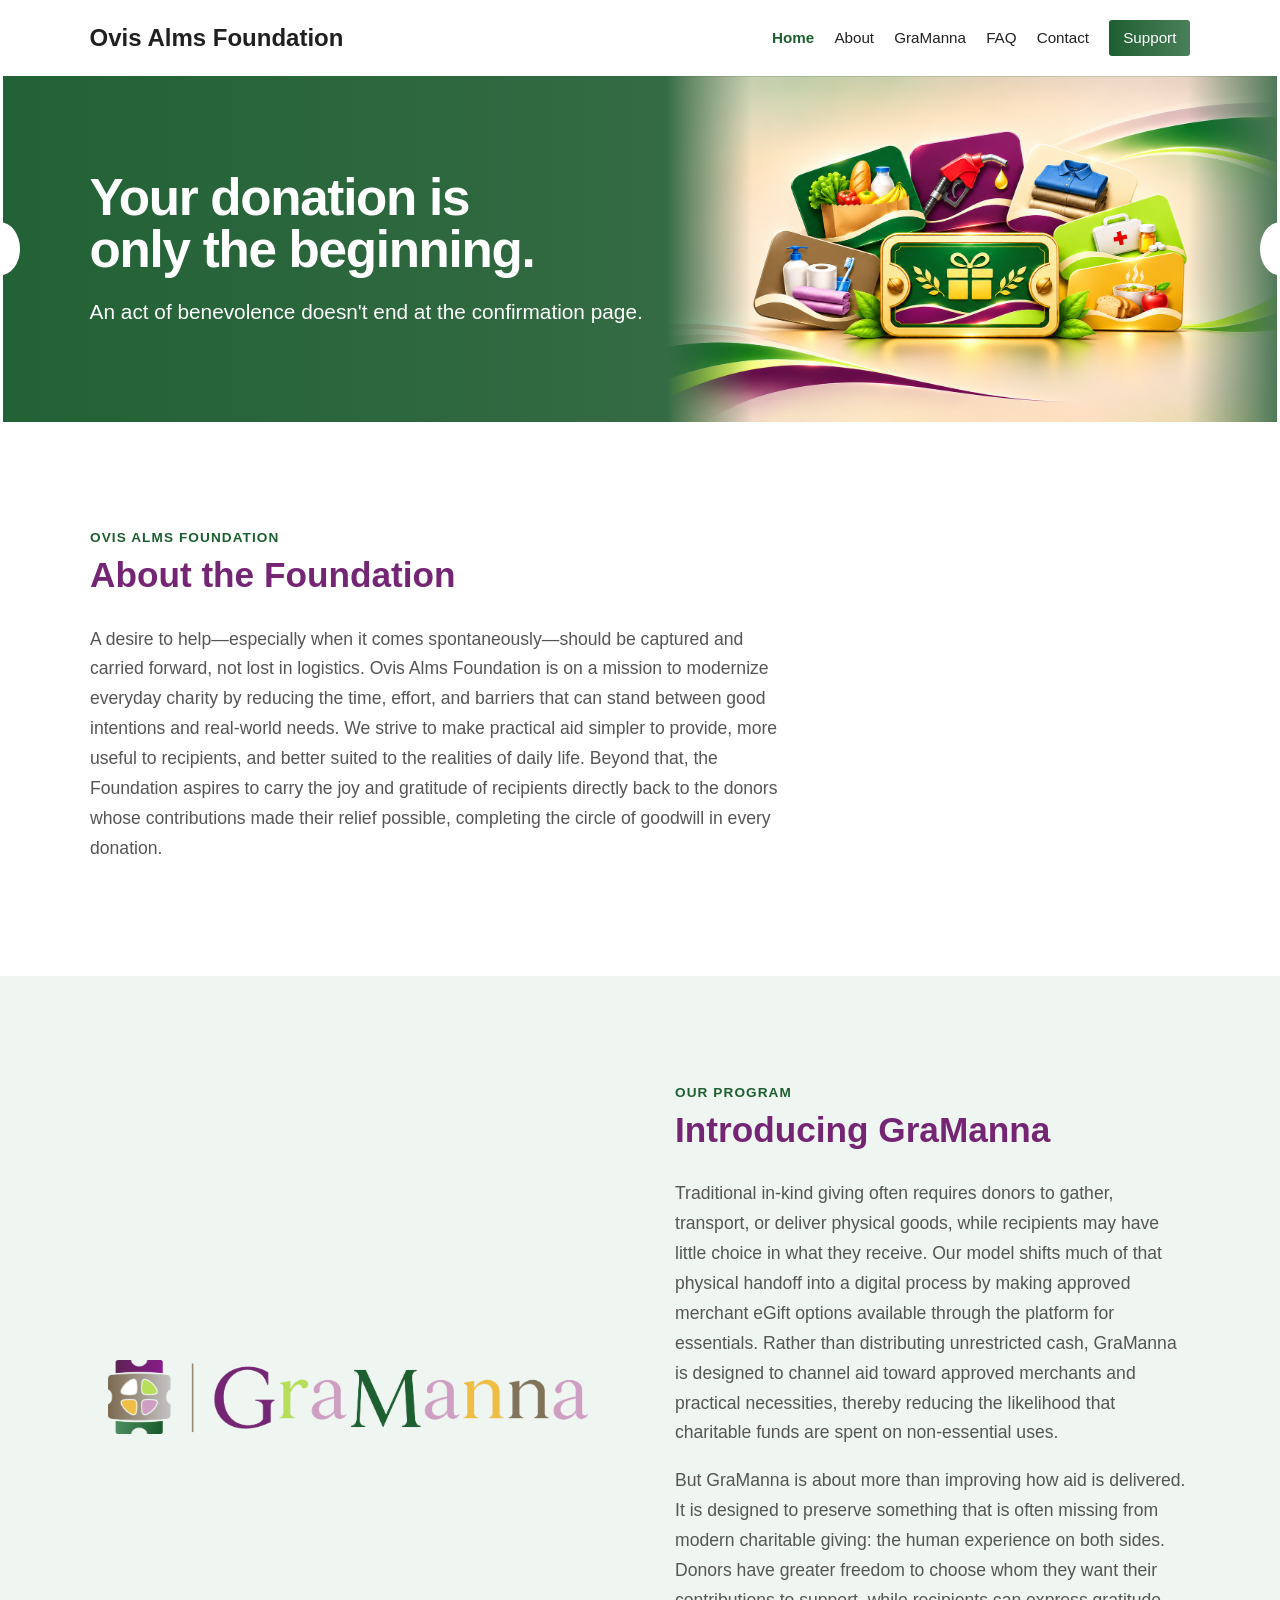
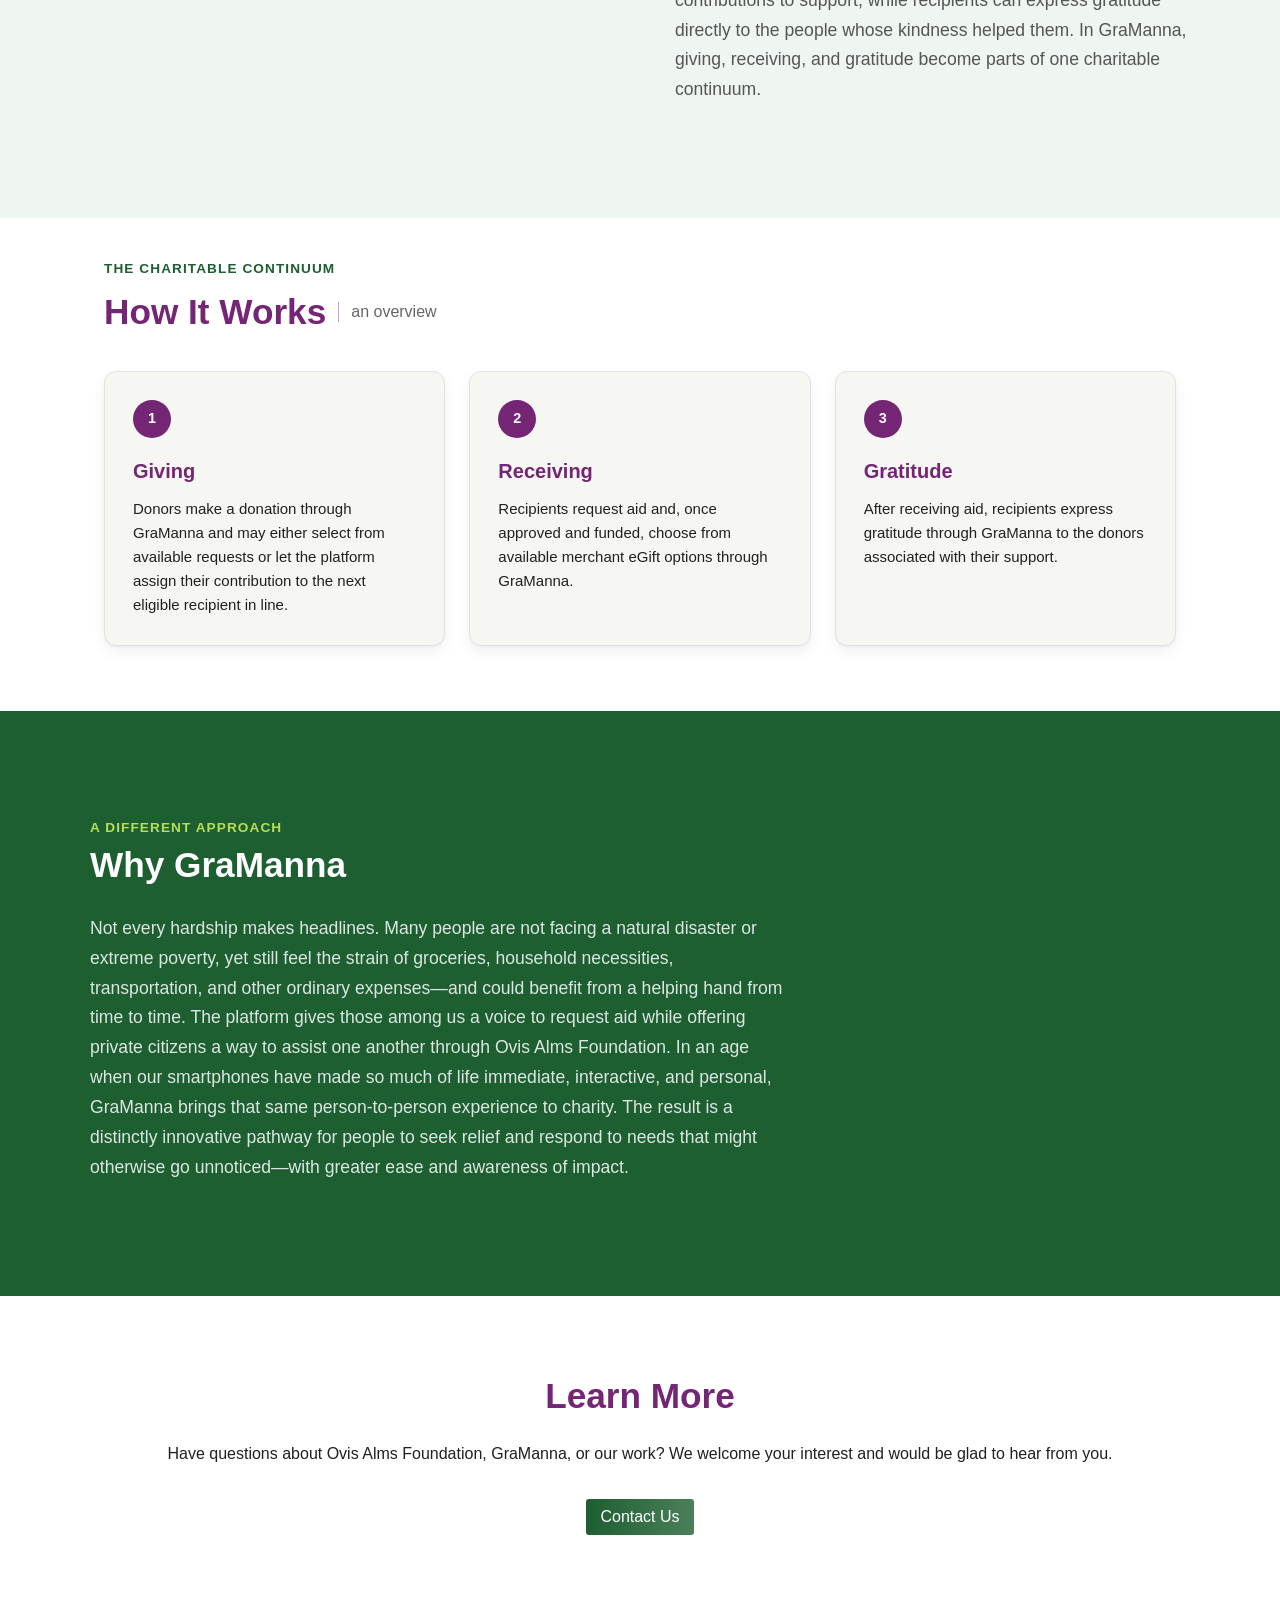
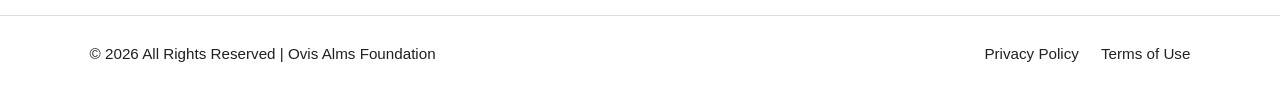
<file: index.html>
<!DOCTYPE html>
<html lang="en">
<head>
  <meta charset="UTF-8">
  <meta name="viewport" content="width=device-width, initial-scale=1.0">
  <title>Ovis Alms Foundation</title>
  <link rel="stylesheet" href="styles.css">
  <script src="assets/navigation.js" defer></script>
</head>
<body>

  <header class="site-header">
    <div class="foundation-name">Ovis Alms Foundation</div>

    <nav>
      <a href="index.html" aria-current="page">Home</a>
      <a href="about.html">About</a>
      <a href="gramanna.html">GraManna</a>
      <a href="faq.html">FAQ</a>
      <a href="contact.html">Contact</a>
      <a class="nav-support" href="support.html">Support</a>
    </nav>
  </header>

  <main>

    <section class="hero">
      <span class="hero-edge-accents" aria-hidden="true"></span>
      <div class="hero-overlay">
        <div class="hero-content">
          <h1>Your donation is <span class="hero-headline-ending">only the beginning.</span></h1>
          <p>An act of benevolence doesn't end at the confirmation page.</p>
        </div>
      </div>
      <div class="hero-image" aria-hidden="true">
        <img src="assets/images/oaf-homepage-hero-gift-cards8.png" alt="">
      </div>
    </section>

    <section class="content-section foundation-section">
      <div class="section-inner">
        <p class="eyebrow">Ovis Alms Foundation</p>
        <h2>About the Foundation</h2>
        <p class="placeholder-text">
          A desire to help—especially when it comes spontaneously—should be captured and carried forward, not lost in logistics. Ovis Alms Foundation is on a mission to modernize everyday charity by reducing the time, effort, and barriers that can stand between good intentions and real-world needs. We strive to make practical aid simpler to provide, more useful to recipients, and better suited to the realities of daily life. Beyond that, the Foundation aspires to carry the joy and gratitude of recipients directly back to the donors whose contributions made their relief possible, completing the circle of goodwill in every donation.
        </p>
      </div>
    </section>

    <section class="content-section gramanna-section">
      <div class="section-inner two-column">
        <div class="gramanna-logo">
          <img src="assets/images/gramanna-logo.png" alt="GraManna">
        </div>

        <div>
          <p class="eyebrow">Our Program</p>
          <h2>Introducing GraManna</h2>
          <p class="placeholder-text">
            Traditional in-kind giving often requires donors to gather, transport, or deliver physical goods, while recipients may have little choice in what they receive. Our model shifts much of that physical handoff into a digital process by making approved merchant eGift options available through the platform for essentials. Rather than distributing unrestricted cash, GraManna is designed to channel aid toward approved merchants and practical necessities, thereby reducing the likelihood that charitable funds are spent on non-essential uses.
          </p>
          <p class="placeholder-text">
            But GraManna is about more than improving how aid is delivered. It is designed to preserve something that is often missing from modern charitable giving: the human experience on both sides. Donors have greater freedom to choose whom they want their contributions to support, while recipients can express gratitude directly to the people whose kindness helped them. In GraManna, giving, receiving, and gratitude become parts of one charitable continuum.
          </p>
        </div>
      </div>
    </section>

    <section class="content-section how-it-works-section">
      <div class="section-inner">
        <p class="eyebrow">THE CHARITABLE CONTINUUM</p>
        <h2 class="how-it-works-heading">
          <span>How It Works</span>
          <span class="how-it-works-overview">
            <span class="how-it-works-divider" aria-hidden="true"></span>
            an overview
          </span>
        </h2>

        <div class="steps">
          <div class="step">
            <span>1</span>
            <h3>Giving</h3>
            <p>Donors make a donation through GraManna and may either select from available requests or let the platform assign their contribution to the next eligible recipient in line.</p>
          </div>

          <div class="step">
            <span>2</span>
            <h3>Receiving</h3>
            <p>Recipients request aid and, once approved and funded, choose from available merchant eGift options through GraManna.</p>
          </div>

          <div class="step">
            <span>3</span>
            <h3>Gratitude</h3>
            <p>After receiving aid, recipients express gratitude through GraManna to the donors associated with their support.</p>
          </div>
        </div>
      </div>
    </section>

    <section class="content-section difference-section">
      <div class="section-inner">
        <p class="eyebrow">A Different Approach</p>
        <h2>Why GraManna</h2>
        <p class="placeholder-text">
          Not every hardship makes headlines. Many people are not facing a natural disaster or extreme poverty, yet still feel the strain of groceries, household necessities, transportation, and other ordinary expenses—and could benefit from a helping hand from time to time.

The platform gives those among us a voice to request aid while offering private citizens a way to assist one another through Ovis Alms Foundation. In an age when our smartphones have made so much of life immediate, interactive, and personal, GraManna brings that same person-to-person experience to charity. The result is a distinctly innovative pathway for people to seek relief and respond to needs that might otherwise go unnoticed—with greater ease and awareness of impact.
        </p>
      </div>
    </section>

    <section class="contact-strip">
      <h2>Learn More</h2>
      <p>Have questions about Ovis Alms Foundation, GraManna, or our work? We welcome your interest and would be glad to hear from you.</p>
      <a href="contact.html" class="button">Contact Us</a>
    </section>

  </main>

  <footer>
    <div>&copy; 2026 All Rights Reserved | Ovis Alms Foundation</div>
    <div class="footer-links">
      <a href="privacy-policy.html">Privacy Policy</a>
      <a href="terms-of-use.html">Terms of Use</a>
    </div>
  </footer>

</body>
</html>
</file>
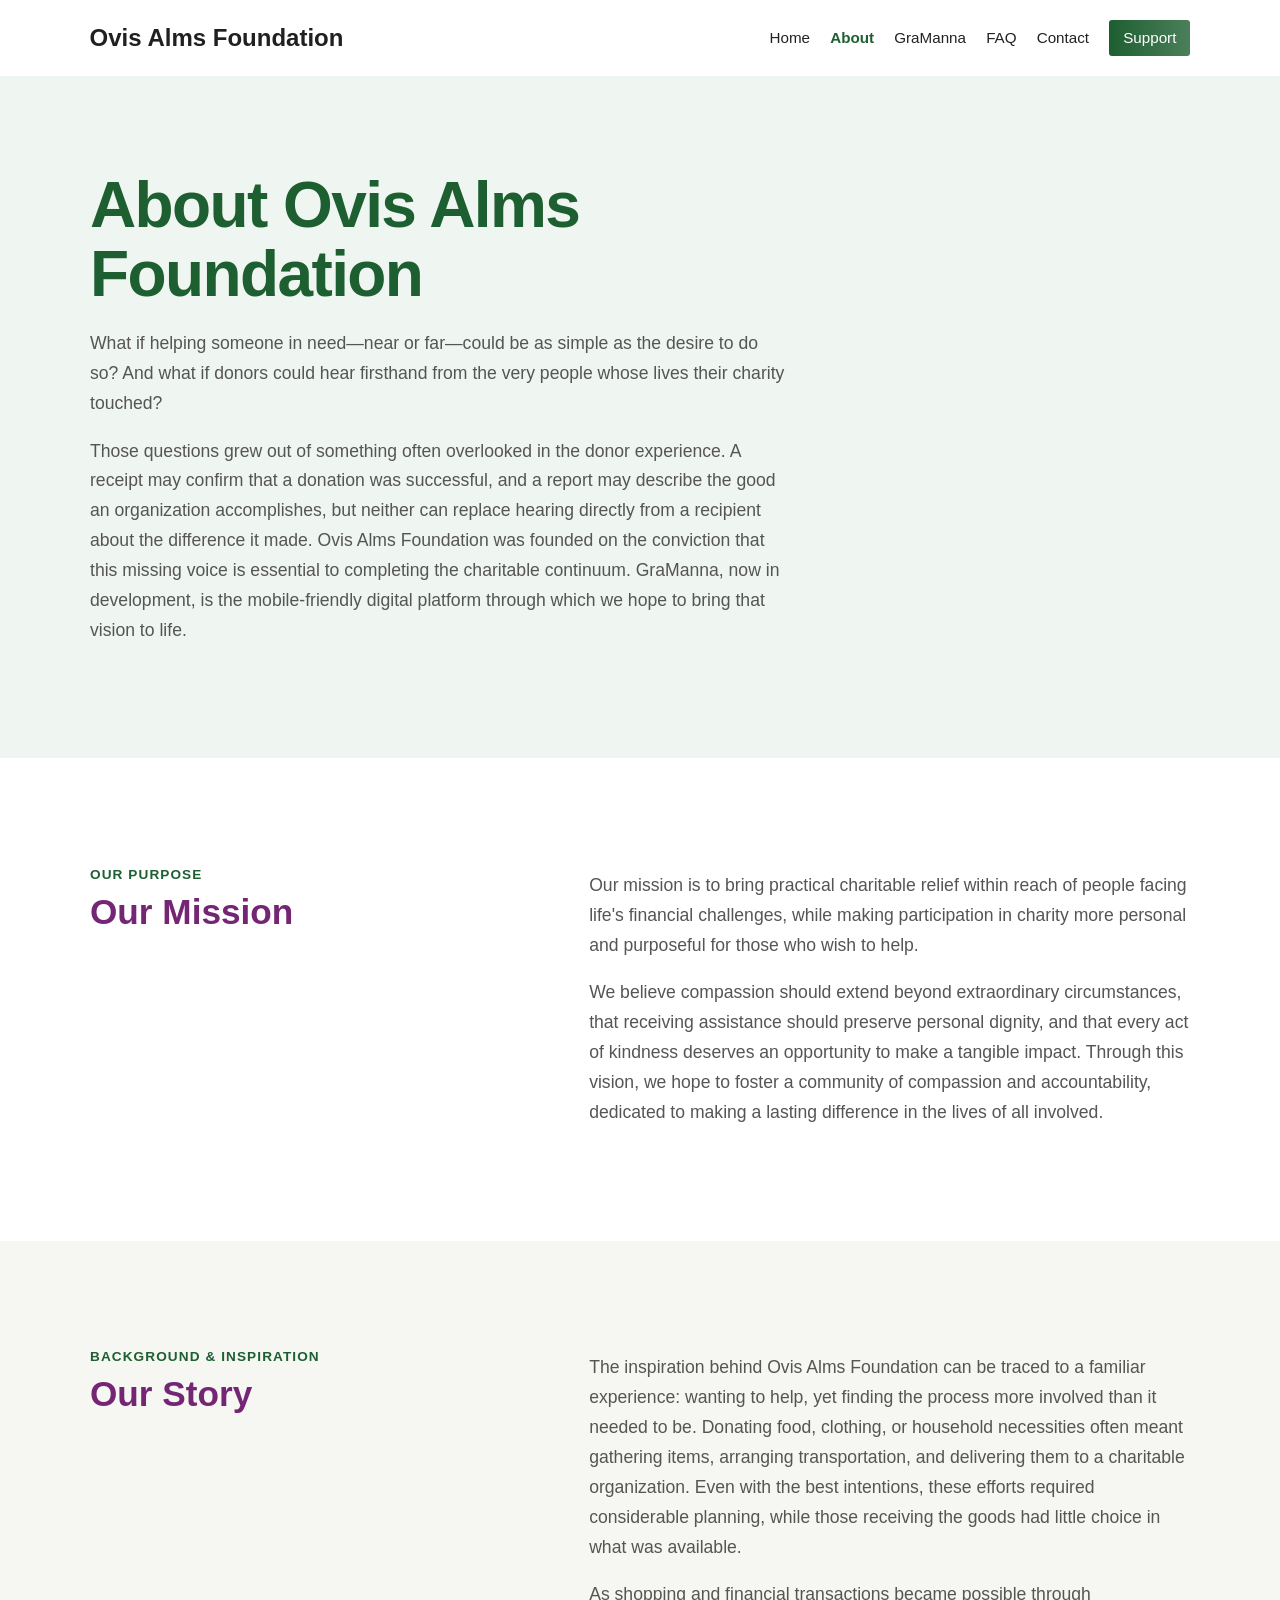
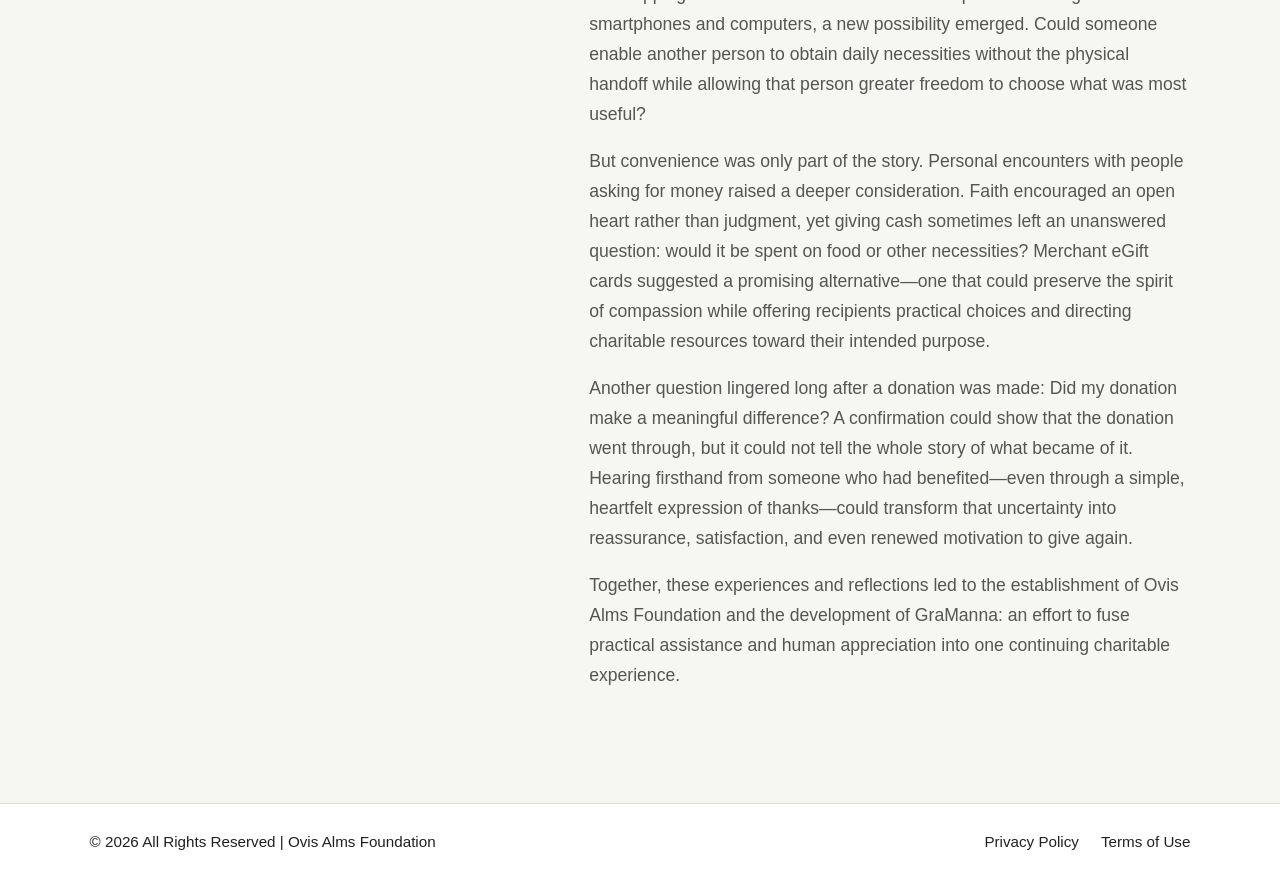
<file: about.html>
<!DOCTYPE html>
<html lang="en">
<head>
  <meta charset="UTF-8">
  <meta name="viewport" content="width=device-width, initial-scale=1.0">
  <title>About | Ovis Alms Foundation</title>
  <link rel="stylesheet" href="styles.css">
  <script src="assets/navigation.js" defer></script>
</head>
<body class="about-page">

  <header class="site-header">
    <div class="foundation-name">Ovis Alms Foundation</div>

    <nav>
      <a href="index.html">Home</a>
      <a href="about.html" aria-current="page">About</a>
      <a href="gramanna.html">GraManna</a>
      <a href="faq.html">FAQ</a>
      <a href="contact.html">Contact</a>
      <a class="nav-support" href="support.html">Support</a>
    </nav>
  </header>

  <main>

    <section class="content-section about-intro" aria-labelledby="about-title">
      <div class="section-inner">
        <h1 id="about-title">About Ovis Alms Foundation</h1>
        <p class="placeholder-text">What if helping someone in need—near or far—could be as simple as the desire to do so? And what if donors could hear firsthand from the very people whose lives their charity touched?</p>
        <p class="placeholder-text">Those questions grew out of something often overlooked in the donor experience. A receipt may confirm that a donation was successful, and a report may describe the good an organization accomplishes, but neither can replace hearing directly from a recipient about the difference it made. Ovis Alms Foundation was founded on the conviction that this missing voice is essential to completing the charitable continuum. GraManna, now in development, is the mobile-friendly digital platform through which we hope to bring that vision to life.</p>
      </div>
    </section>

    <section class="content-section" aria-labelledby="mission-title">
      <div class="section-inner two-column about-section-layout">
        <div>
          <p class="eyebrow">Our Purpose</p>
          <h2 id="mission-title">Our Mission</h2>
        </div>
        <div>
          <p class="placeholder-text">Our mission is to bring practical charitable relief within reach of people facing life's financial challenges, while making participation in charity more personal and purposeful for those who wish to help.</p>
          <p class="placeholder-text">We believe compassion should extend beyond extraordinary circumstances, that receiving assistance should preserve personal dignity, and that every act of kindness deserves an opportunity to make a tangible impact. Through this vision, we hope to foster a community of compassion and accountability, dedicated to making a lasting difference in the lives of all involved.</p>
        </div>
      </div>
    </section>

    <section class="content-section about-story" aria-labelledby="story-title">
      <div class="section-inner two-column about-section-layout">
        <div>
          <p class="eyebrow">Background &amp; Inspiration</p>
          <h2 id="story-title">Our Story</h2>
        </div>
        <div>
          <p class="placeholder-text">The inspiration behind Ovis Alms Foundation can be traced to a familiar experience: wanting to help, yet finding the process more involved than it needed to be. Donating food, clothing, or household necessities often meant gathering items, arranging transportation, and delivering them to a charitable organization. Even with the best intentions, these efforts required considerable planning, while those receiving the goods had little choice in what was available.</p>
          <p class="placeholder-text">As shopping and financial transactions became possible through smartphones and computers, a new possibility emerged. Could someone enable another person to obtain daily necessities without the physical handoff while allowing that person greater freedom to choose what was most useful?</p>
          <p class="placeholder-text">But convenience was only part of the story. Personal encounters with people asking for money raised a deeper consideration. Faith encouraged an open heart rather than judgment, yet giving cash sometimes left an unanswered question: would it be spent on food or other necessities? Merchant eGift cards suggested a promising alternative&mdash;one that could preserve the spirit of compassion while offering recipients practical choices and directing charitable resources toward their intended purpose.</p>
          <p class="placeholder-text">Another question lingered long after a donation was made: Did my donation make a meaningful difference? A confirmation could show that the donation went through, but it could not tell the whole story of what became of it. Hearing firsthand from someone who had benefited&mdash;even through a simple, heartfelt expression of thanks&mdash;could transform that uncertainty into reassurance, satisfaction, and even renewed motivation to give again.</p>
          <p class="placeholder-text">Together, these experiences and reflections led to the establishment of Ovis Alms Foundation and the development of GraManna: an effort to fuse practical assistance and human appreciation into one continuing charitable experience.</p>
        </div>
      </div>
    </section>

  </main>

  <footer>
    <div>&copy; 2026 All Rights Reserved | Ovis Alms Foundation</div>
    <div class="footer-links">
      <a href="privacy-policy.html">Privacy Policy</a>
      <a href="terms-of-use.html">Terms of Use</a>
    </div>
  </footer>

</body>
</html>
</file>
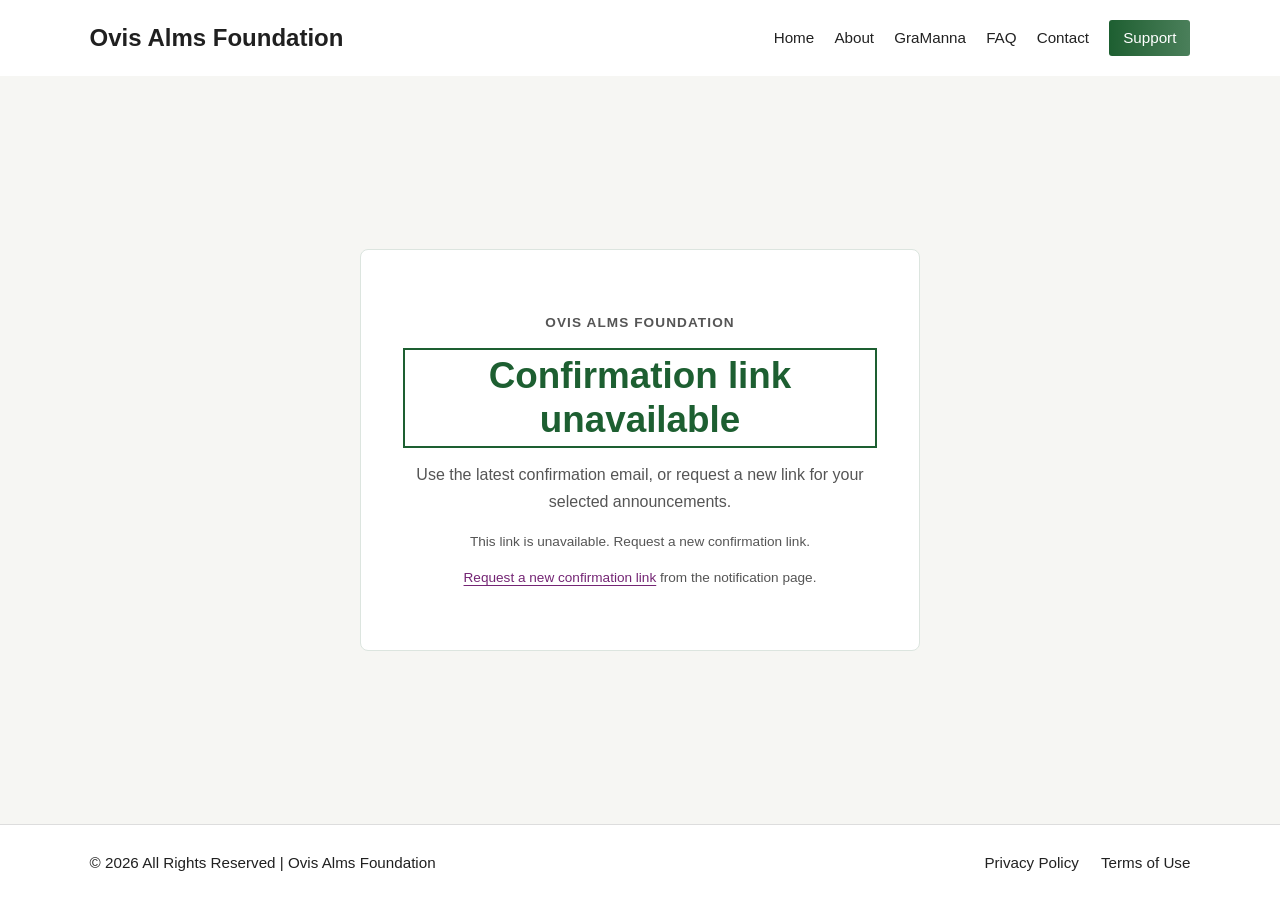
<file: confirm-email.html>
<!DOCTYPE html>
<html lang="en">
<head>
  <meta charset="UTF-8">
  <meta name="viewport" content="width=device-width, initial-scale=1.0">
  <meta name="description" content="Confirm your email address for your selected GraManna announcements from Ovis Alms Foundation.">
  <meta name="referrer" content="no-referrer">
  <meta name="robots" content="noindex, nofollow">
  <title>Confirm your email | Ovis Alms Foundation</title>
  <!-- Capture and clear the private fragment before other resources or API work. -->
  <script src="assets/email-confirmation.js"></script>
  <link rel="stylesheet" href="styles.css">
  <script src="assets/navigation.js" defer></script>
  <style>
    /* Keep the landing heading accessible; result headings retain shared styling. */
    #email-confirmation-title:has(~ #email-confirmation-button:not([hidden])) {
      position: absolute;
      width: 1px;
      height: 1px;
      padding: 0;
      margin: -1px;
      overflow: hidden;
      clip-path: inset(50%);
      white-space: nowrap;
      border: 0;
    }
  </style>
</head>
<body class="email-confirmation-page">
  <header class="site-header">
    <a class="foundation-name foundation-home" href="index.html">Ovis Alms Foundation</a>
    <nav aria-label="Main navigation">
      <a href="index.html">Home</a>
      <a href="about.html">About</a>
      <a href="gramanna.html">GraManna</a>
      <a href="faq.html">FAQ</a>
      <a href="contact.html">Contact</a>
      <a class="nav-support" href="support.html">Support</a>
    </nav>
  </header>

  <main class="email-confirmation-main">
    <section id="email-confirmation" class="interface-card email-confirmation-card" aria-labelledby="email-confirmation-title" aria-busy="false">
      <p class="eyebrow">OVIS ALMS FOUNDATION</p>
      <svg id="email-confirmation-check" class="email-confirmation-check" viewBox="0 0 48 48" fill="none" aria-hidden="true" focusable="false" hidden>
        <circle cx="24" cy="24" r="22" fill="currentColor" />
        <path d="m14 24 7 7 14-15" stroke="white" stroke-width="3" stroke-linecap="round" stroke-linejoin="round" />
      </svg>
      <h1 id="email-confirmation-title" tabindex="-1">Confirm your email</h1>
      <p id="email-confirmation-explanation">You're almost done! Please confirm your email address to receive the GraManna announcements you selected.</p>
      <button id="email-confirmation-button" class="button" type="button" disabled>Confirm email</button>
      <p id="email-confirmation-status" class="interface-note" role="status" aria-live="polite" aria-atomic="true"></p>
      <p id="email-confirmation-error" class="interface-note" role="alert" aria-atomic="true"></p>
      <p id="email-confirmation-help" class="interface-note" hidden><a href="gramanna.html#confirmation-request-title">Request a new confirmation link</a> from the notification page.</p>
      <noscript><p class="interface-note">Enable JavaScript and cookies, then reopen the private link in your email to confirm your address.</p></noscript>
    </section>
  </main>

  <footer>
    <div>&copy; 2026 All Rights Reserved | Ovis Alms Foundation</div>
    <div class="footer-links">
      <a href="privacy-policy.html">Privacy Policy</a>
      <a href="terms-of-use.html">Terms of Use</a>
    </div>
  </footer>
</body>
</html>
</file>
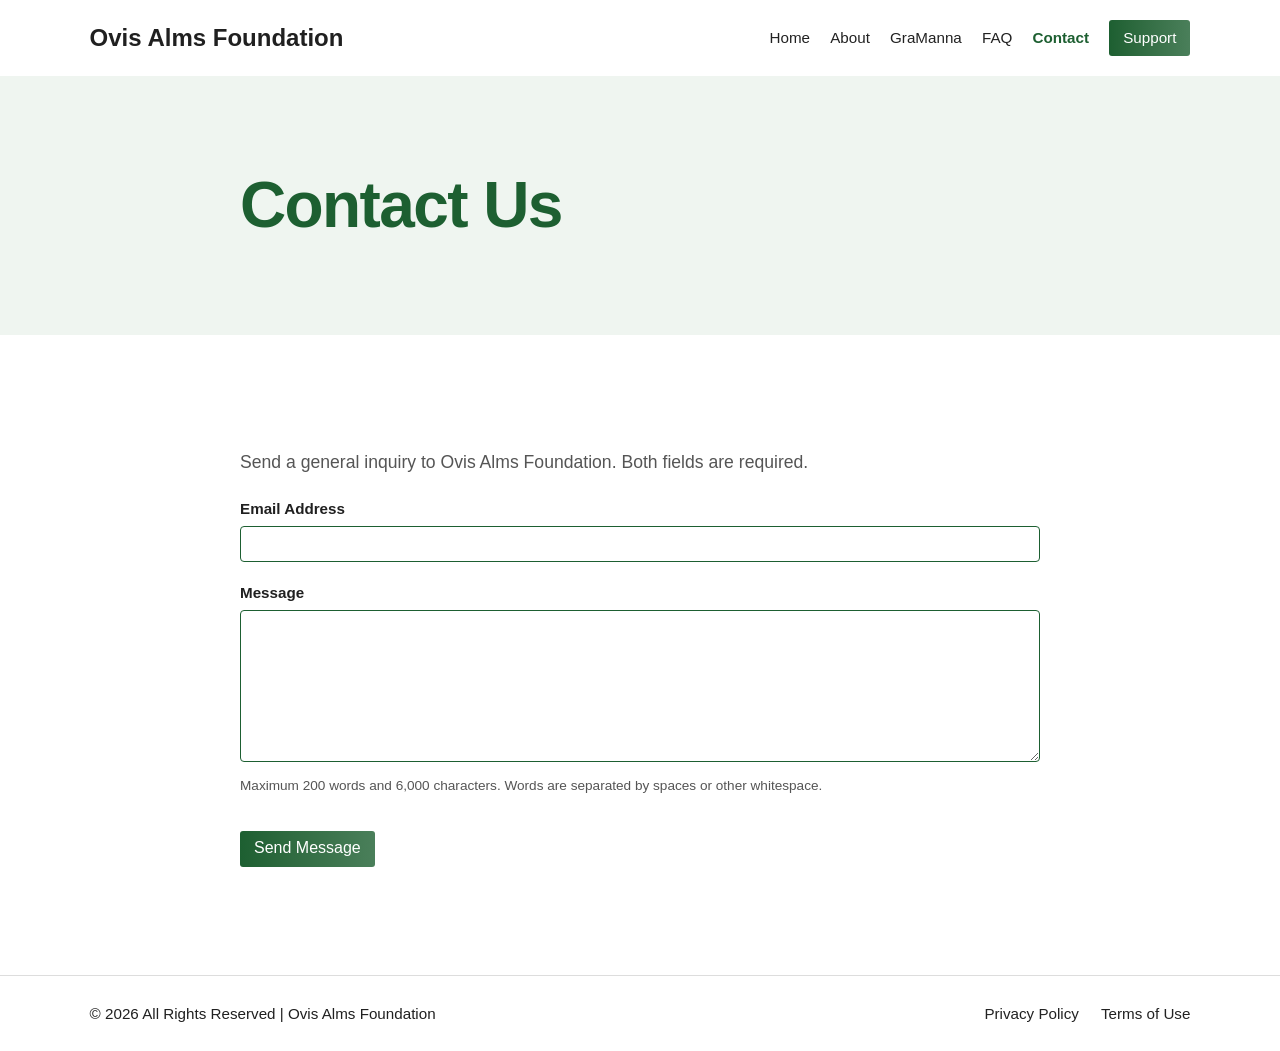
<file: contact.html>
<!DOCTYPE html>
<html lang="en">
<head>
  <meta charset="UTF-8">
  <meta name="viewport" content="width=device-width, initial-scale=1.0">
  <meta name="description" content="Contact Ovis Alms Foundation with a general inquiry.">
  <title>Contact Us | Ovis Alms Foundation</title>
  <link rel="stylesheet" href="styles.css">
  <script src="assets/navigation.js" defer></script>
  <script src="assets/contact.js" defer></script>
</head>
<body class="contact-page">

  <header class="site-header">
    <div class="foundation-name">Ovis Alms Foundation</div>

    <nav>
      <a href="index.html">Home</a>
      <a href="about.html">About</a>
      <a href="gramanna.html">GraManna</a>
      <a href="faq.html">FAQ</a>
      <a href="contact.html" aria-current="page">Contact</a>
      <a class="nav-support" href="support.html">Support</a>
    </nav>
  </header>

  <main>
    <section class="content-section contact-intro" aria-labelledby="contact-title">
      <div class="section-inner">
        <h1 id="contact-title">Contact Us</h1>
      </div>
    </section>

    <section class="content-section" aria-label="General contact">
      <div class="section-inner">
        <p class="placeholder-text">Send a general inquiry to Ovis Alms Foundation. Both fields are required.</p>
        <form id="contact-form" action="/api/contact" method="post">
          <label class="field-label" for="contact-email">Email Address</label>
          <input class="form-control" id="contact-email" name="email" type="email" autocomplete="email" maxlength="254" required>

          <label class="field-label" for="contact-text">Message</label>
          <textarea class="form-control" id="contact-text" name="message" rows="7" maxlength="6000" aria-describedby="contact-limit" required></textarea>
          <p class="interface-note" id="contact-limit">Maximum 200 words and 6,000 characters. Words are separated by spaces or other whitespace.</p>

          <button class="button" type="submit" disabled>Send Message</button>
          <p class="interface-note contact-feedback" id="contact-feedback" role="status" aria-live="polite" aria-atomic="true" tabindex="-1"></p>
          <noscript><p>Enable JavaScript to send this form securely.</p></noscript>
        </form>
      </div>
    </section>
  </main>

  <dialog class="contact-success" id="contact-success" aria-labelledby="contact-success-title" aria-describedby="contact-success-description">
    <h2 id="contact-success-title">Message Sent Successfully</h2>
    <p id="contact-success-description">Thank you for contacting Ovis Alms Foundation. We've received your message and will respond as soon as possible.</p>
    <button class="button" type="button" autofocus>Close</button>
  </dialog>

  <footer>
    <div>&copy; 2026 All Rights Reserved | Ovis Alms Foundation</div>
    <div class="footer-links">
      <a href="privacy-policy.html">Privacy Policy</a>
      <a href="terms-of-use.html">Terms of Use</a>
    </div>
  </footer>

</body>
</html>
</file>
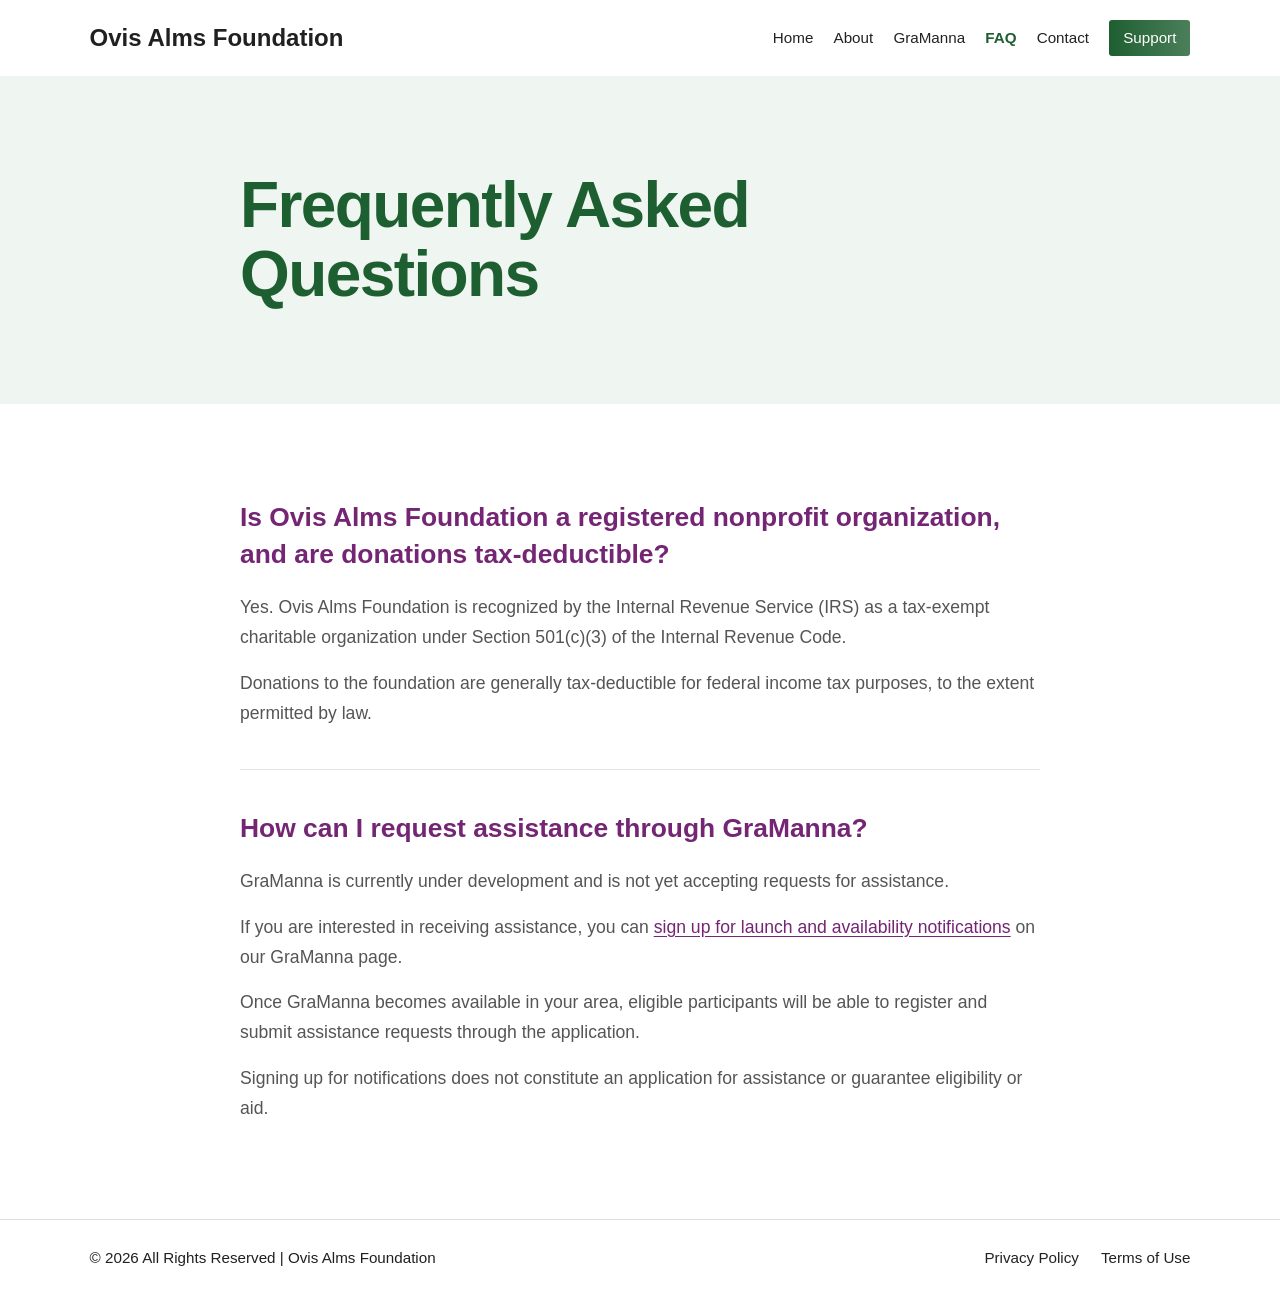
<file: faq.html>
<!DOCTYPE html>
<html lang="en">
<head>
  <meta charset="UTF-8">
  <meta name="viewport" content="width=device-width, initial-scale=1.0">
  <meta name="description" content="Answers to common questions about Ovis Alms Foundation, donations, and requesting assistance through GraManna.">
  <title>FAQ | Ovis Alms Foundation</title>
  <link rel="stylesheet" href="styles.css">
  <script src="assets/navigation.js" defer></script>
</head>
<body class="faq-page">

  <header class="site-header">
    <div class="foundation-name">Ovis Alms Foundation</div>

    <nav>
      <a href="index.html">Home</a>
      <a href="about.html">About</a>
      <a href="gramanna.html">GraManna</a>
      <a href="faq.html" aria-current="page">FAQ</a>
      <a href="contact.html">Contact</a>
      <a class="nav-support" href="support.html">Support</a>
    </nav>
  </header>

  <main>

    <section class="content-section faq-intro" aria-labelledby="faq-title">
      <div class="section-inner">
        <h1 id="faq-title">Frequently Asked Questions</h1>
      </div>
    </section>

    <section class="content-section" aria-label="Questions and answers">
      <div class="section-inner">
        <article class="faq-item" aria-labelledby="nonprofit-question">
          <h2 id="nonprofit-question">Is Ovis Alms Foundation a registered nonprofit organization, and are donations tax-deductible?</h2>
          <p>Yes. Ovis Alms Foundation is recognized by the Internal Revenue Service (IRS) as a tax-exempt charitable organization under Section 501(c)(3) of the Internal Revenue Code.</p>
          <p>Donations to the foundation are generally tax-deductible for federal income tax purposes, to the extent permitted by law.</p>
        </article>

        <article class="faq-item" aria-labelledby="assistance-question">
          <h2 id="assistance-question">How can I request assistance through GraManna?</h2>
          <p>GraManna is currently under development and is not yet accepting requests for assistance.</p>
          <p>If you are interested in receiving assistance, you can <a href="gramanna.html#notification-form">sign up for launch and availability notifications</a> on our GraManna page.</p>
          <p>Once GraManna becomes available in your area, eligible participants will be able to register and submit assistance requests through the application.</p>
          <p>Signing up for notifications does not constitute an application for assistance or guarantee eligibility or aid.</p>
        </article>
      </div>
    </section>

  </main>

  <footer>
    <div>&copy; 2026 All Rights Reserved | Ovis Alms Foundation</div>
    <div class="footer-links">
      <a href="privacy-policy.html">Privacy Policy</a>
      <a href="terms-of-use.html">Terms of Use</a>
    </div>
  </footer>

</body>
</html>
</file>
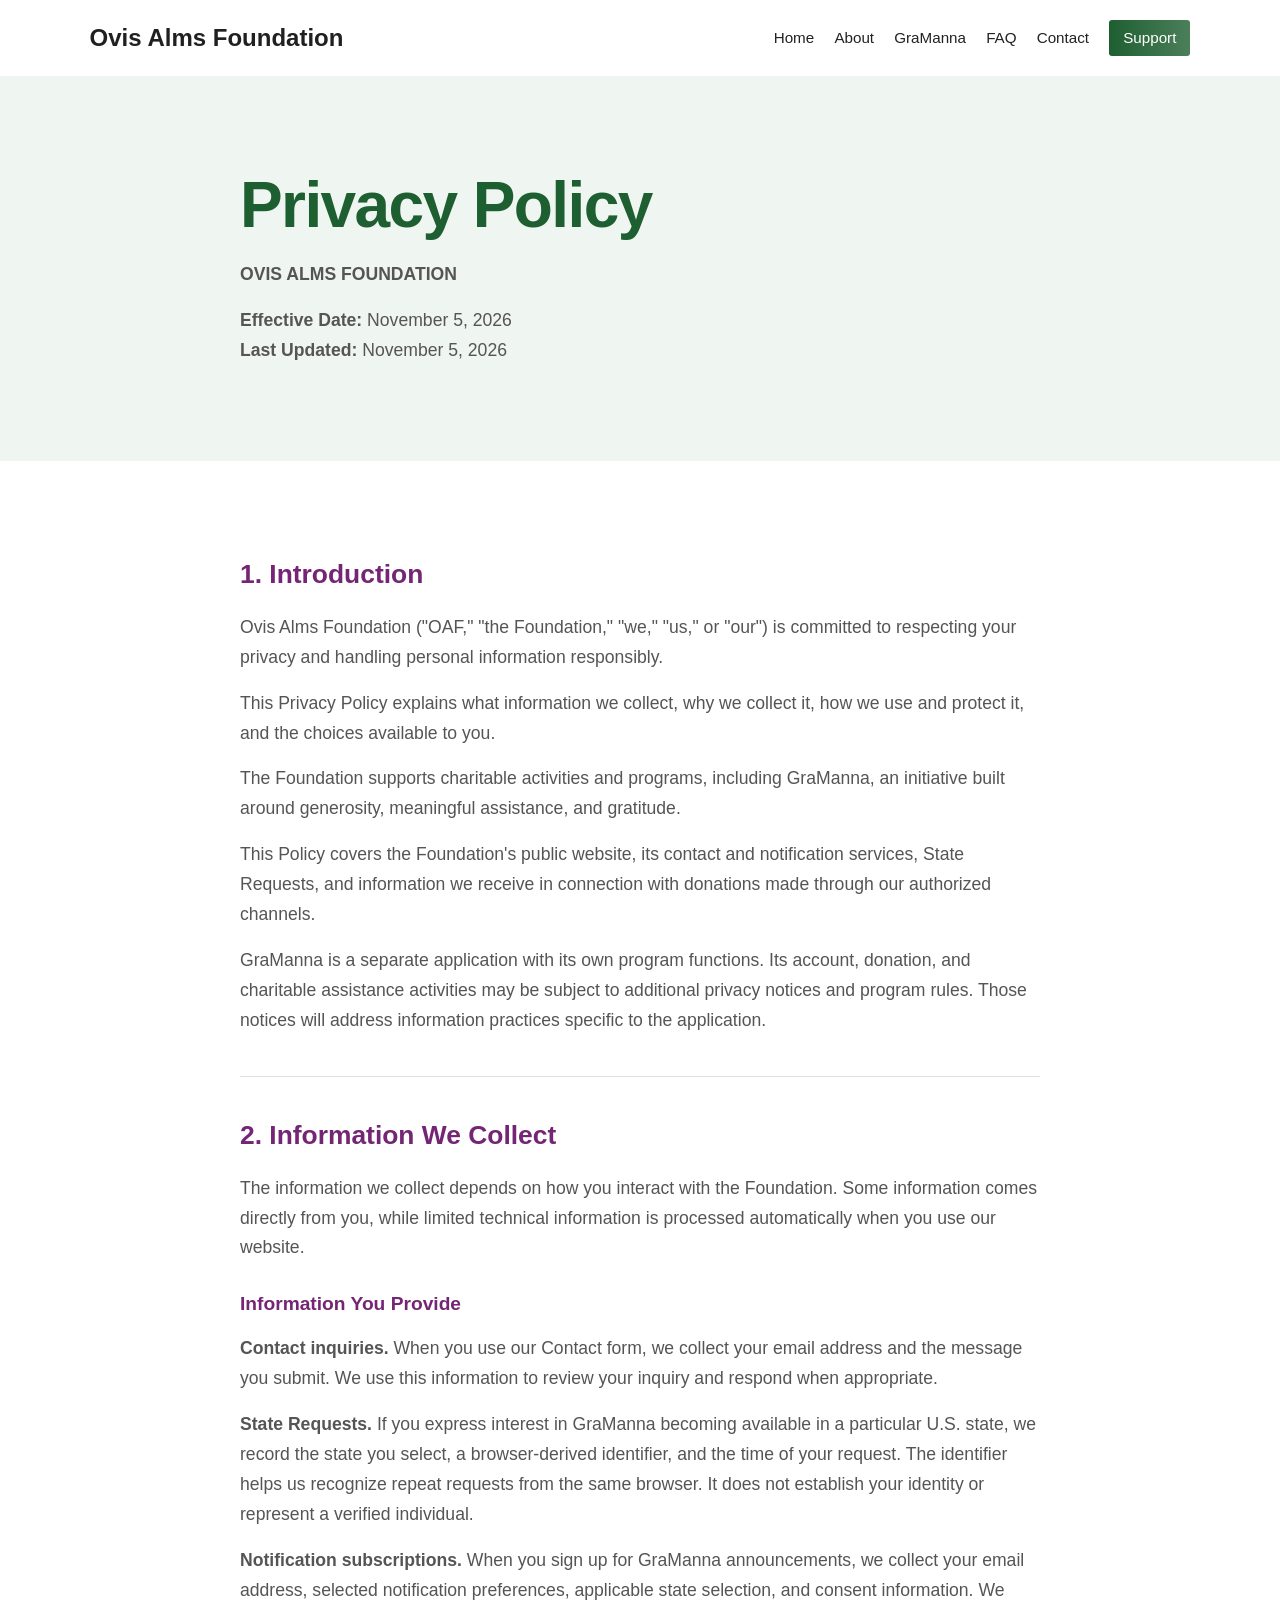
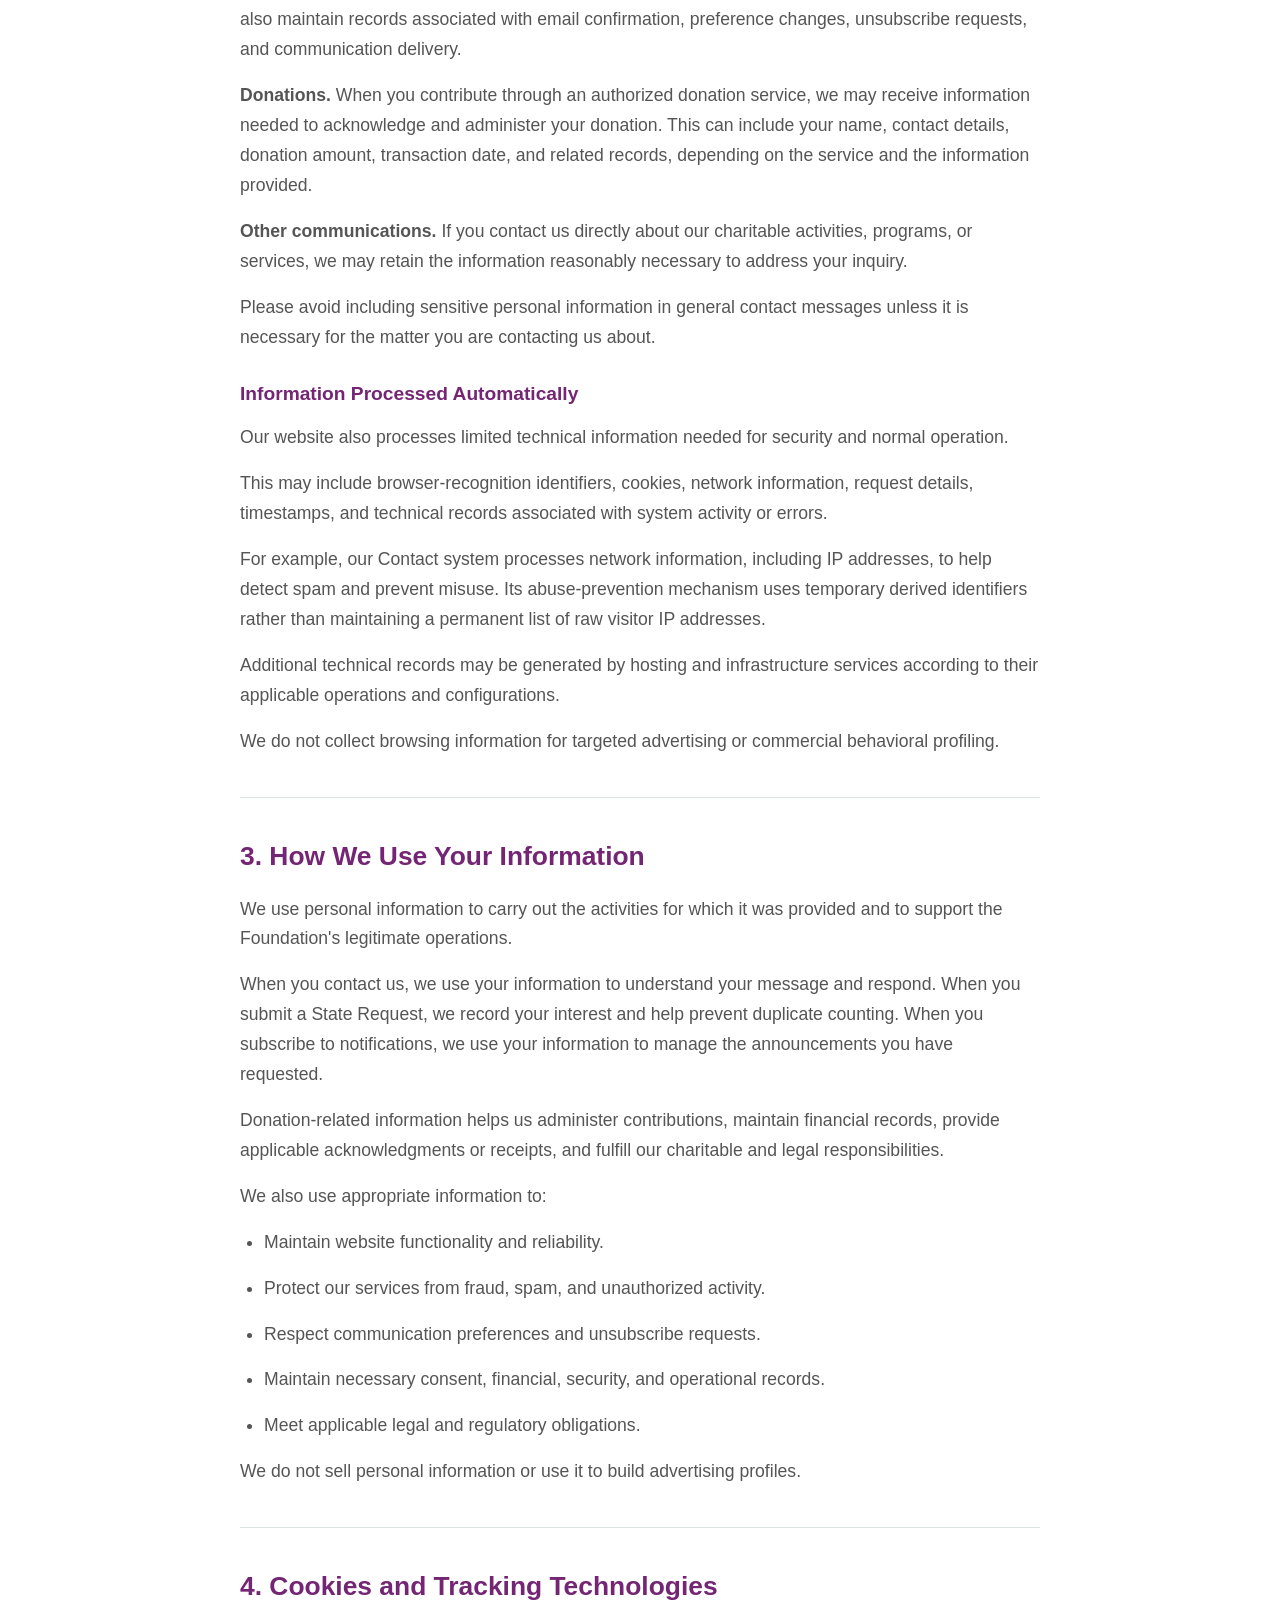
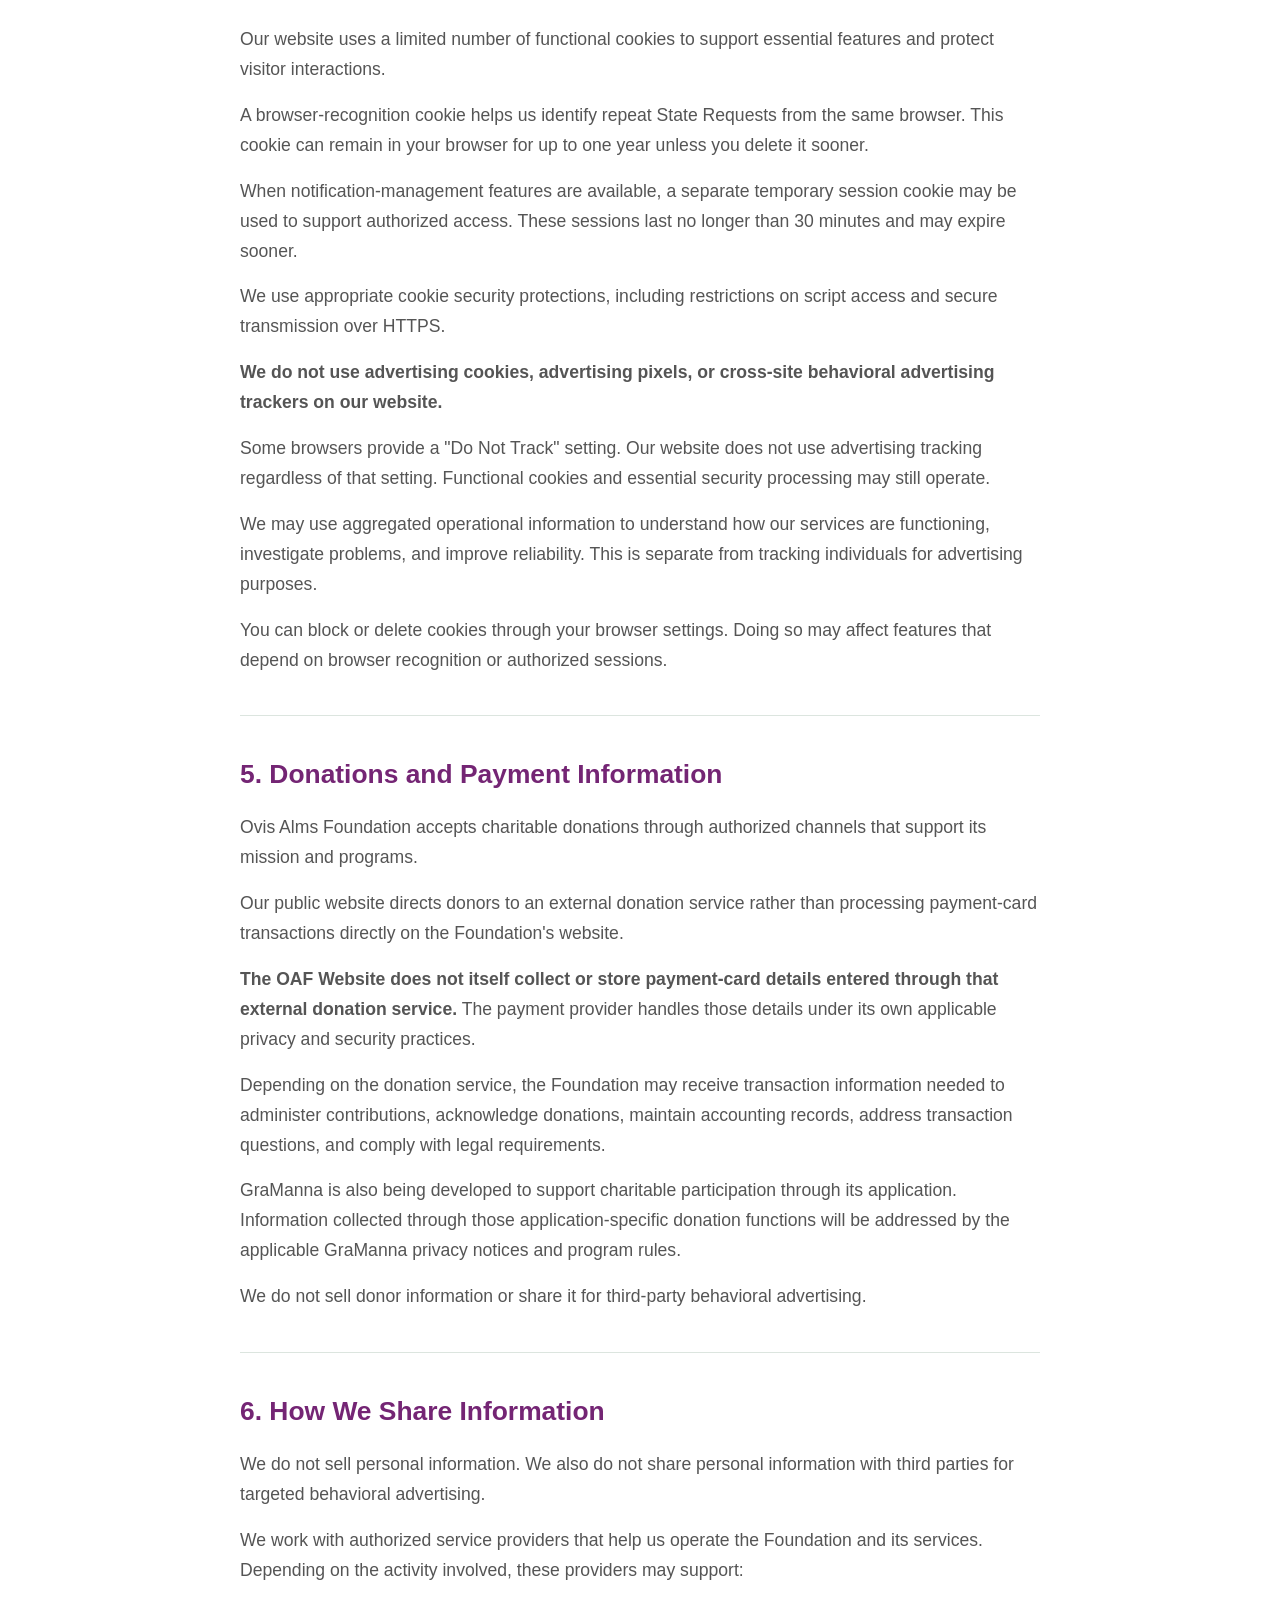
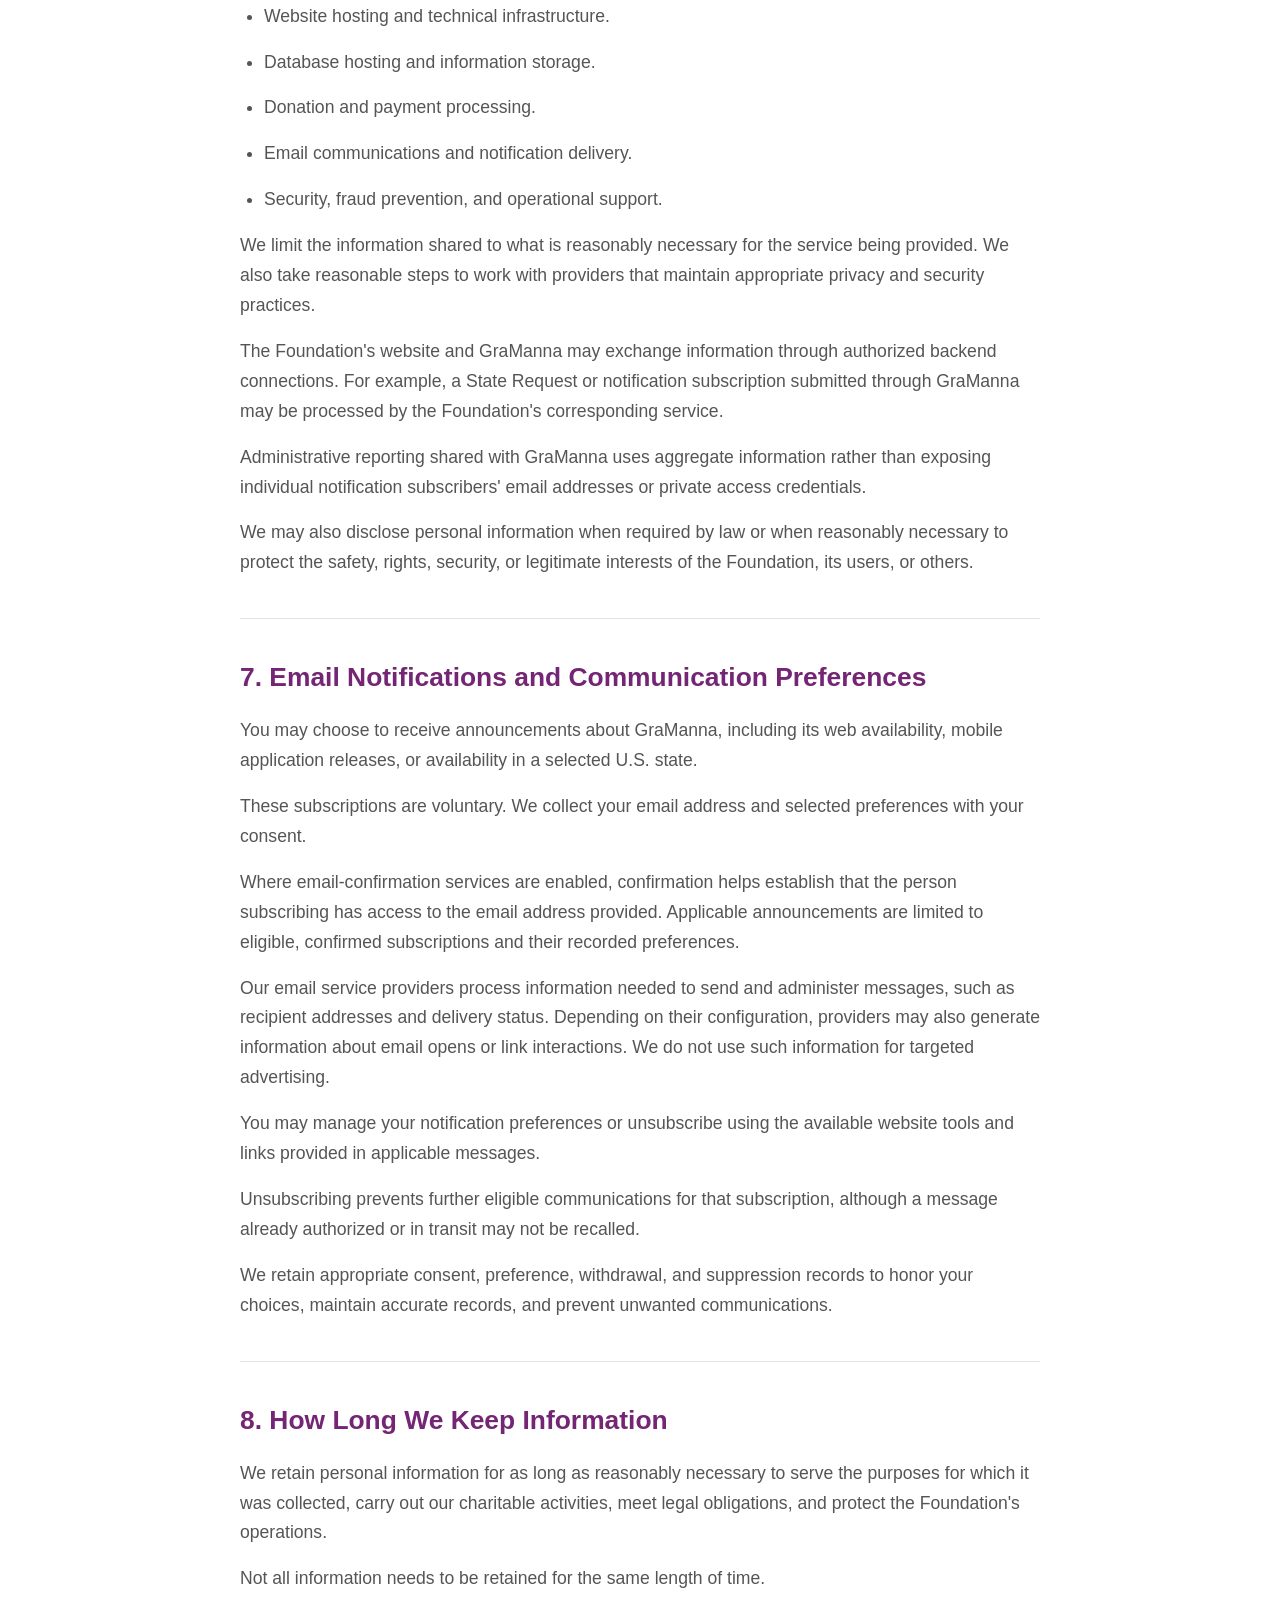
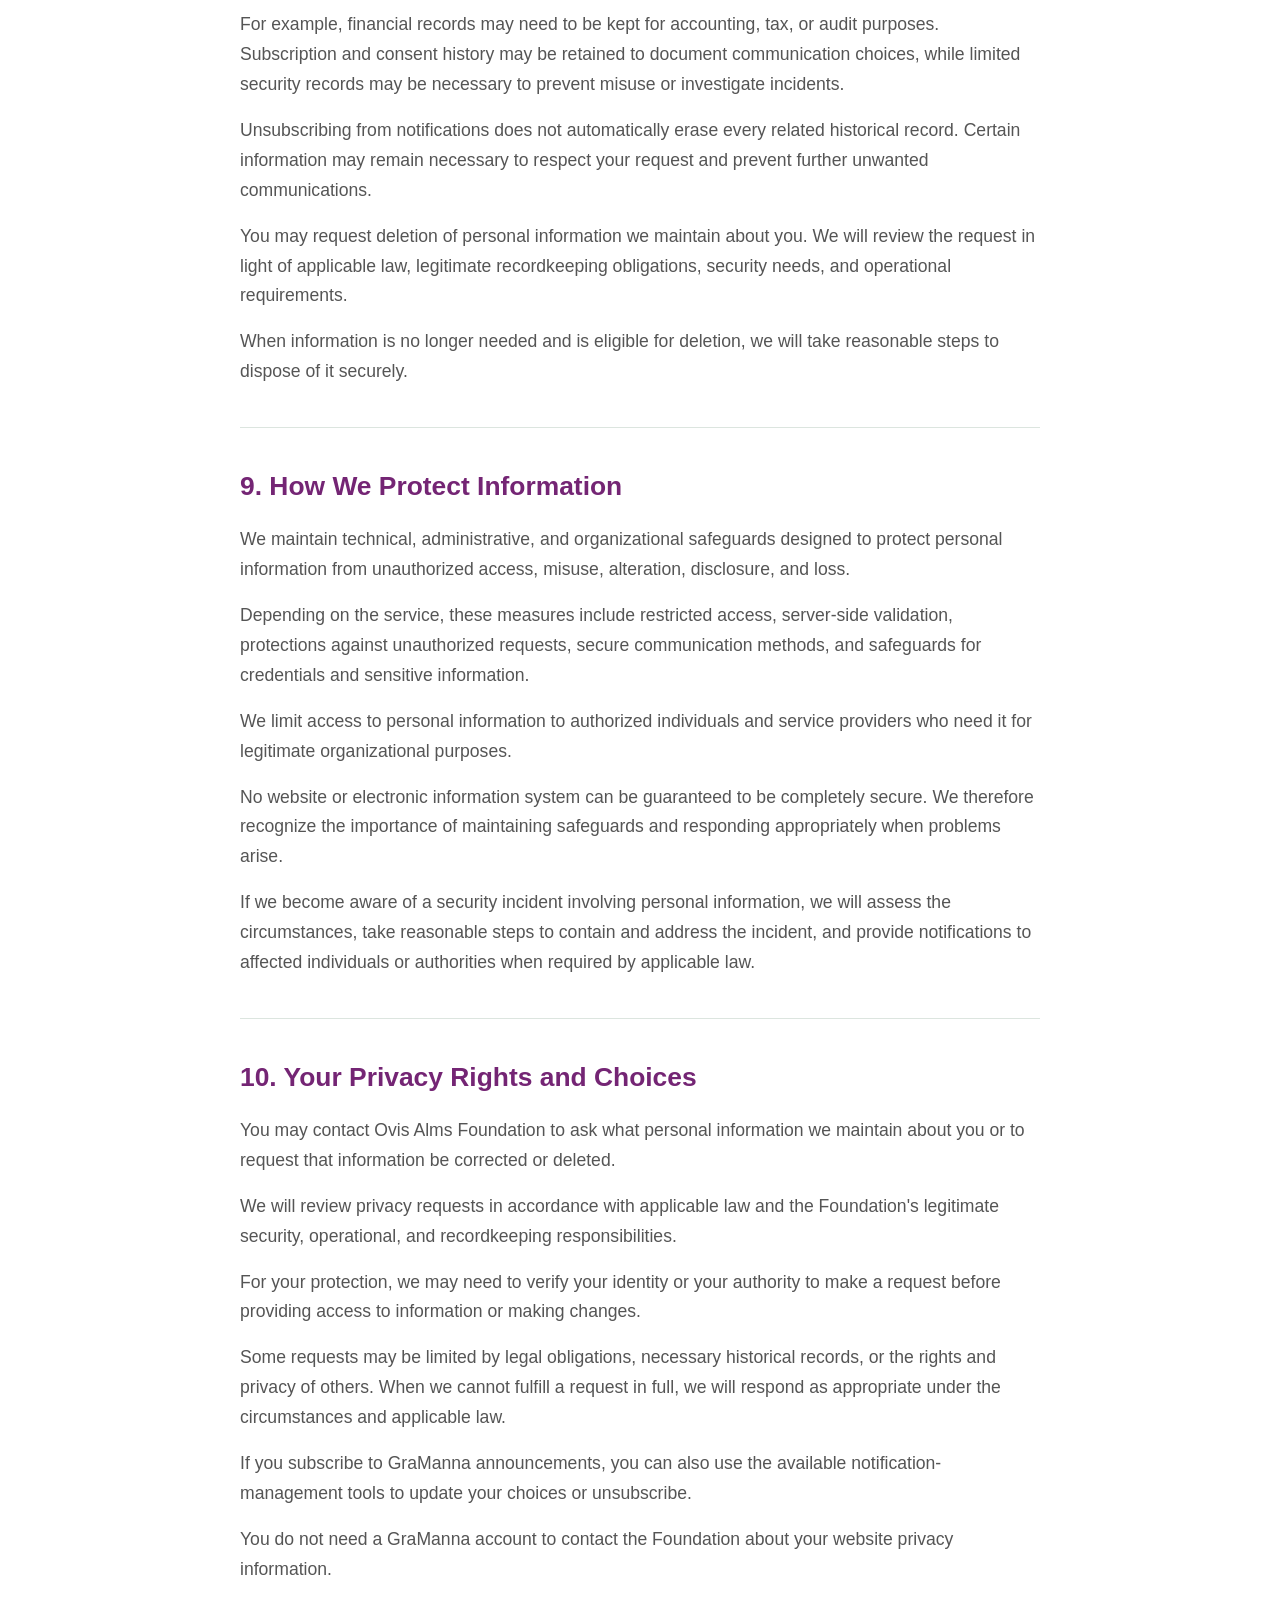
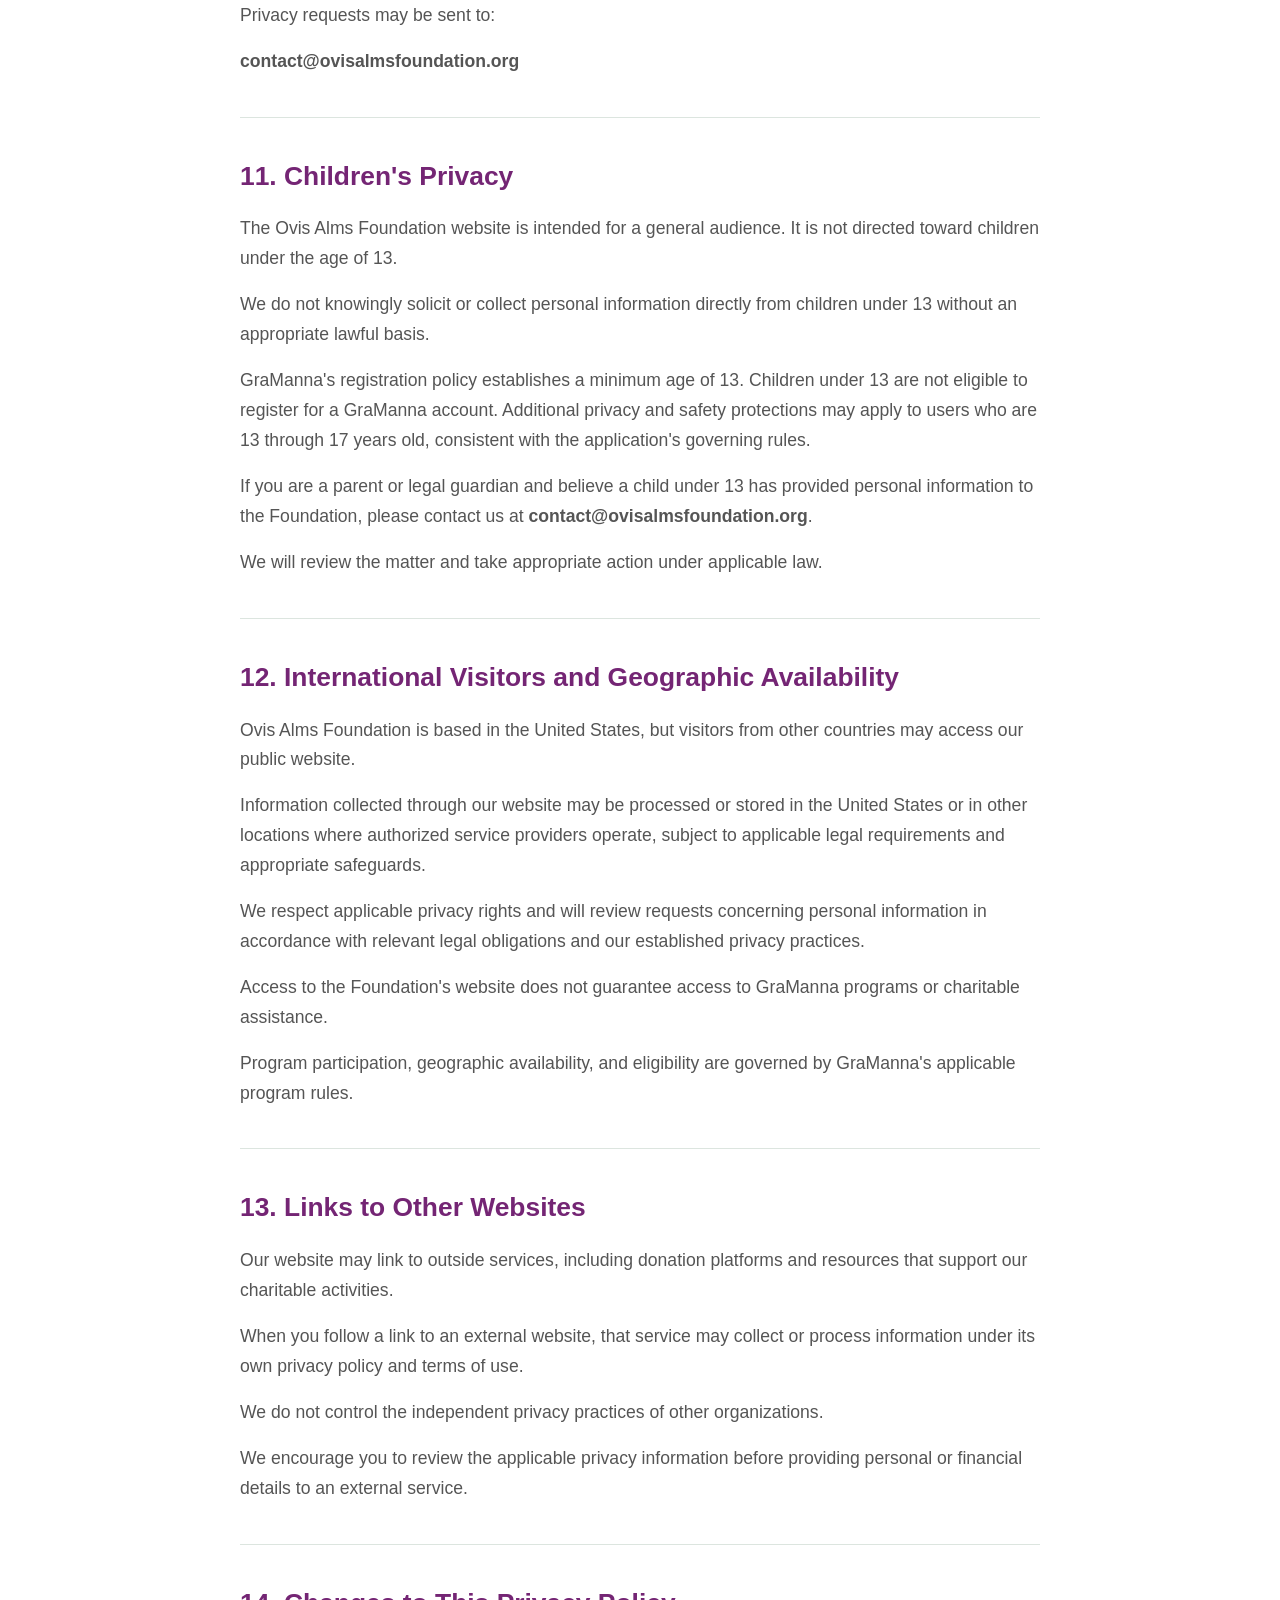
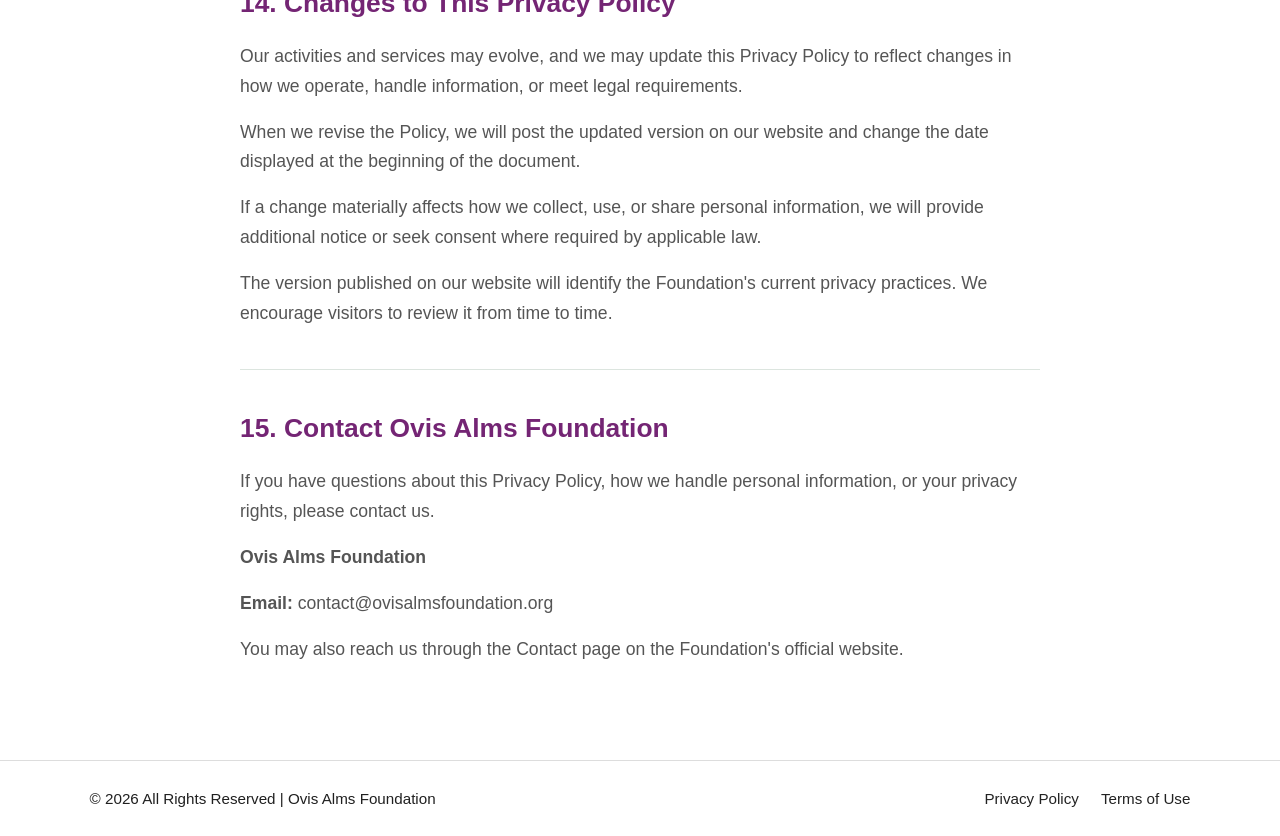
<file: privacy-policy.html>
<!DOCTYPE html>
<html lang="en">
<head>
  <meta charset="UTF-8">
  <meta name="viewport" content="width=device-width, initial-scale=1.0">
  <title>Privacy Policy | Ovis Alms Foundation</title>
  <link rel="stylesheet" href="styles.css">
  <script src="assets/navigation.js" defer></script>
</head>
<body class="legal-page">

  <a class="button legal-skip-link" href="#main-content">Skip to main content</a>

  <header class="site-header">
    <div class="foundation-name">Ovis Alms Foundation</div>

    <nav aria-label="Main navigation">
      <a href="index.html">Home</a>
      <a href="about.html">About</a>
      <a href="gramanna.html">GraManna</a>
      <a href="faq.html">FAQ</a>
      <a href="contact.html">Contact</a>
      <a class="nav-support" href="support.html">Support</a>
    </nav>
  </header>

  <main id="main-content" tabindex="-1">
    <article aria-labelledby="legal-title">
      <header class="content-section legal-intro">
        <div class="section-inner">
          <h1 id="legal-title">Privacy Policy</h1>

          <p><strong>OVIS ALMS FOUNDATION</strong></p>

          <p><strong>Effective Date:</strong> November 5, 2026<br>
            <strong>Last Updated:</strong> November 5, 2026</p>
        </div>
      </header>

      <div class="content-section legal-content">
        <div class="section-inner">
        <section aria-labelledby="section-1">
          <h2 id="section-1">1. Introduction</h2>

          <p>Ovis Alms Foundation ("OAF," "the Foundation," "we," "us," or "our") is committed to respecting your privacy and handling personal information responsibly.</p>

          <p>This Privacy Policy explains what information we collect, why we collect it, how we use and protect it, and the choices available to you.</p>

          <p>The Foundation supports charitable activities and programs, including GraManna, an initiative built around generosity, meaningful assistance, and gratitude.</p>

          <p>This Policy covers the Foundation's public website, its contact and notification services, State Requests, and information we receive in connection with donations made through our authorized channels.</p>

          <p>GraManna is a separate application with its own program functions. Its account, donation, and charitable assistance activities may be subject to additional privacy notices and program rules. Those notices will address information practices specific to the application.</p>
        </section>
        <section aria-labelledby="section-2">
          <h2 id="section-2">2. Information We Collect</h2>

          <p>The information we collect depends on how you interact with the Foundation. Some information comes directly from you, while limited technical information is processed automatically when you use our website.</p>

          <h3>Information You Provide</h3>

          <p><strong>Contact inquiries.</strong> When you use our Contact form, we collect your email address and the message you submit. We use this information to review your inquiry and respond when appropriate.</p>

          <p><strong>State Requests.</strong> If you express interest in GraManna becoming available in a particular U.S. state, we record the state you select, a browser-derived identifier, and the time of your request. The identifier helps us recognize repeat requests from the same browser. It does not establish your identity or represent a verified individual.</p>

          <p><strong>Notification subscriptions.</strong> When you sign up for GraManna announcements, we collect your email address, selected notification preferences, applicable state selection, and consent information. We also maintain records associated with email confirmation, preference changes, unsubscribe requests, and communication delivery.</p>

          <p><strong>Donations.</strong> When you contribute through an authorized donation service, we may receive information needed to acknowledge and administer your donation. This can include your name, contact details, donation amount, transaction date, and related records, depending on the service and the information provided.</p>

          <p><strong>Other communications.</strong> If you contact us directly about our charitable activities, programs, or services, we may retain the information reasonably necessary to address your inquiry.</p>

          <p>Please avoid including sensitive personal information in general contact messages unless it is necessary for the matter you are contacting us about.</p>

          <h3>Information Processed Automatically</h3>

          <p>Our website also processes limited technical information needed for security and normal operation.</p>

          <p>This may include browser-recognition identifiers, cookies, network information, request details, timestamps, and technical records associated with system activity or errors.</p>

          <p>For example, our Contact system processes network information, including IP addresses, to help detect spam and prevent misuse. Its abuse-prevention mechanism uses temporary derived identifiers rather than maintaining a permanent list of raw visitor IP addresses.</p>

          <p>Additional technical records may be generated by hosting and infrastructure services according to their applicable operations and configurations.</p>

          <p>We do not collect browsing information for targeted advertising or commercial behavioral profiling.</p>
        </section>
        <section aria-labelledby="section-3">
          <h2 id="section-3">3. How We Use Your Information</h2>

          <p>We use personal information to carry out the activities for which it was provided and to support the Foundation's legitimate operations.</p>

          <p>When you contact us, we use your information to understand your message and respond. When you submit a State Request, we record your interest and help prevent duplicate counting. When you subscribe to notifications, we use your information to manage the announcements you have requested.</p>

          <p>Donation-related information helps us administer contributions, maintain financial records, provide applicable acknowledgments or receipts, and fulfill our charitable and legal responsibilities.</p>

          <p>We also use appropriate information to:</p>

          <ul>
            <li>Maintain website functionality and reliability.</li>
            <li>Protect our services from fraud, spam, and unauthorized activity.</li>
            <li>Respect communication preferences and unsubscribe requests.</li>
            <li>Maintain necessary consent, financial, security, and operational records.</li>
            <li>Meet applicable legal and regulatory obligations.</li>
          </ul>

          <p>We do not sell personal information or use it to build advertising profiles.</p>
        </section>
        <section aria-labelledby="section-4">
          <h2 id="section-4">4. Cookies and Tracking Technologies</h2>

          <p>Our website uses a limited number of functional cookies to support essential features and protect visitor interactions.</p>

          <p>A browser-recognition cookie helps us identify repeat State Requests from the same browser. This cookie can remain in your browser for up to one year unless you delete it sooner.</p>

          <p>When notification-management features are available, a separate temporary session cookie may be used to support authorized access. These sessions last no longer than 30 minutes and may expire sooner.</p>

          <p>We use appropriate cookie security protections, including restrictions on script access and secure transmission over HTTPS.</p>

          <p><strong>We do not use advertising cookies, advertising pixels, or cross-site behavioral advertising trackers on our website.</strong></p>

          <p>Some browsers provide a "Do Not Track" setting. Our website does not use advertising tracking regardless of that setting. Functional cookies and essential security processing may still operate.</p>

          <p>We may use aggregated operational information to understand how our services are functioning, investigate problems, and improve reliability. This is separate from tracking individuals for advertising purposes.</p>

          <p>You can block or delete cookies through your browser settings. Doing so may affect features that depend on browser recognition or authorized sessions.</p>
        </section>
        <section aria-labelledby="section-5">
          <h2 id="section-5">5. Donations and Payment Information</h2>

          <p>Ovis Alms Foundation accepts charitable donations through authorized channels that support its mission and programs.</p>

          <p>Our public website directs donors to an external donation service rather than processing payment-card transactions directly on the Foundation's website.</p>

          <p><strong>The OAF Website does not itself collect or store payment-card details entered through that external donation service.</strong> The payment provider handles those details under its own applicable privacy and security practices.</p>

          <p>Depending on the donation service, the Foundation may receive transaction information needed to administer contributions, acknowledge donations, maintain accounting records, address transaction questions, and comply with legal requirements.</p>

          <p>GraManna is also being developed to support charitable participation through its application. Information collected through those application-specific donation functions will be addressed by the applicable GraManna privacy notices and program rules.</p>

          <p>We do not sell donor information or share it for third-party behavioral advertising.</p>
        </section>
        <section aria-labelledby="section-6">
          <h2 id="section-6">6. How We Share Information</h2>

          <p>We do not sell personal information. We also do not share personal information with third parties for targeted behavioral advertising.</p>

          <p>We work with authorized service providers that help us operate the Foundation and its services. Depending on the activity involved, these providers may support:</p>

          <ul>
            <li>Website hosting and technical infrastructure.</li>
            <li>Database hosting and information storage.</li>
            <li>Donation and payment processing.</li>
            <li>Email communications and notification delivery.</li>
            <li>Security, fraud prevention, and operational support.</li>
          </ul>

          <p>We limit the information shared to what is reasonably necessary for the service being provided. We also take reasonable steps to work with providers that maintain appropriate privacy and security practices.</p>

          <p>The Foundation's website and GraManna may exchange information through authorized backend connections. For example, a State Request or notification subscription submitted through GraManna may be processed by the Foundation's corresponding service.</p>

          <p>Administrative reporting shared with GraManna uses aggregate information rather than exposing individual notification subscribers' email addresses or private access credentials.</p>

          <p>We may also disclose personal information when required by law or when reasonably necessary to protect the safety, rights, security, or legitimate interests of the Foundation, its users, or others.</p>
        </section>
        <section aria-labelledby="section-7">
          <h2 id="section-7">7. Email Notifications and Communication Preferences</h2>

          <p>You may choose to receive announcements about GraManna, including its web availability, mobile application releases, or availability in a selected U.S. state.</p>

          <p>These subscriptions are voluntary. We collect your email address and selected preferences with your consent.</p>

          <p>Where email-confirmation services are enabled, confirmation helps establish that the person subscribing has access to the email address provided. Applicable announcements are limited to eligible, confirmed subscriptions and their recorded preferences.</p>

          <p>Our email service providers process information needed to send and administer messages, such as recipient addresses and delivery status. Depending on their configuration, providers may also generate information about email opens or link interactions. We do not use such information for targeted advertising.</p>

          <p>You may manage your notification preferences or unsubscribe using the available website tools and links provided in applicable messages.</p>

          <p>Unsubscribing prevents further eligible communications for that subscription, although a message already authorized or in transit may not be recalled.</p>

          <p>We retain appropriate consent, preference, withdrawal, and suppression records to honor your choices, maintain accurate records, and prevent unwanted communications.</p>
        </section>
        <section aria-labelledby="section-8">
          <h2 id="section-8">8. How Long We Keep Information</h2>

          <p>We retain personal information for as long as reasonably necessary to serve the purposes for which it was collected, carry out our charitable activities, meet legal obligations, and protect the Foundation's operations.</p>

          <p>Not all information needs to be retained for the same length of time.</p>

          <p>For example, financial records may need to be kept for accounting, tax, or audit purposes. Subscription and consent history may be retained to document communication choices, while limited security records may be necessary to prevent misuse or investigate incidents.</p>

          <p>Unsubscribing from notifications does not automatically erase every related historical record. Certain information may remain necessary to respect your request and prevent further unwanted communications.</p>

          <p>You may request deletion of personal information we maintain about you. We will review the request in light of applicable law, legitimate recordkeeping obligations, security needs, and operational requirements.</p>

          <p>When information is no longer needed and is eligible for deletion, we will take reasonable steps to dispose of it securely.</p>
        </section>
        <section aria-labelledby="section-9">
          <h2 id="section-9">9. How We Protect Information</h2>

          <p>We maintain technical, administrative, and organizational safeguards designed to protect personal information from unauthorized access, misuse, alteration, disclosure, and loss.</p>

          <p>Depending on the service, these measures include restricted access, server-side validation, protections against unauthorized requests, secure communication methods, and safeguards for credentials and sensitive information.</p>

          <p>We limit access to personal information to authorized individuals and service providers who need it for legitimate organizational purposes.</p>

          <p>No website or electronic information system can be guaranteed to be completely secure. We therefore recognize the importance of maintaining safeguards and responding appropriately when problems arise.</p>

          <p>If we become aware of a security incident involving personal information, we will assess the circumstances, take reasonable steps to contain and address the incident, and provide notifications to affected individuals or authorities when required by applicable law.</p>
        </section>
        <section aria-labelledby="section-10">
          <h2 id="section-10">10. Your Privacy Rights and Choices</h2>

          <p>You may contact Ovis Alms Foundation to ask what personal information we maintain about you or to request that information be corrected or deleted.</p>

          <p>We will review privacy requests in accordance with applicable law and the Foundation's legitimate security, operational, and recordkeeping responsibilities.</p>

          <p>For your protection, we may need to verify your identity or your authority to make a request before providing access to information or making changes.</p>

          <p>Some requests may be limited by legal obligations, necessary historical records, or the rights and privacy of others. When we cannot fulfill a request in full, we will respond as appropriate under the circumstances and applicable law.</p>

          <p>If you subscribe to GraManna announcements, you can also use the available notification-management tools to update your choices or unsubscribe.</p>

          <p>You do not need a GraManna account to contact the Foundation about your website privacy information.</p>

          <p>Privacy requests may be sent to:</p>

          <p><strong>contact@ovisalmsfoundation.org</strong></p>
        </section>
        <section aria-labelledby="section-11">
          <h2 id="section-11">11. Children's Privacy</h2>

          <p>The Ovis Alms Foundation website is intended for a general audience. It is not directed toward children under the age of 13.</p>

          <p>We do not knowingly solicit or collect personal information directly from children under 13 without an appropriate lawful basis.</p>

          <p>GraManna's registration policy establishes a minimum age of 13. Children under 13 are not eligible to register for a GraManna account. Additional privacy and safety protections may apply to users who are 13 through 17 years old, consistent with the application's governing rules.</p>

          <p>If you are a parent or legal guardian and believe a child under 13 has provided personal information to the Foundation, please contact us at <strong>contact@ovisalmsfoundation.org</strong>.</p>

          <p>We will review the matter and take appropriate action under applicable law.</p>
        </section>
        <section aria-labelledby="section-12">
          <h2 id="section-12">12. International Visitors and Geographic Availability</h2>

          <p>Ovis Alms Foundation is based in the United States, but visitors from other countries may access our public website.</p>

          <p>Information collected through our website may be processed or stored in the United States or in other locations where authorized service providers operate, subject to applicable legal requirements and appropriate safeguards.</p>

          <p>We respect applicable privacy rights and will review requests concerning personal information in accordance with relevant legal obligations and our established privacy practices.</p>

          <p>Access to the Foundation's website does not guarantee access to GraManna programs or charitable assistance.</p>

          <p>Program participation, geographic availability, and eligibility are governed by GraManna's applicable program rules.</p>
        </section>
        <section aria-labelledby="section-13">
          <h2 id="section-13">13. Links to Other Websites</h2>

          <p>Our website may link to outside services, including donation platforms and resources that support our charitable activities.</p>

          <p>When you follow a link to an external website, that service may collect or process information under its own privacy policy and terms of use.</p>

          <p>We do not control the independent privacy practices of other organizations.</p>

          <p>We encourage you to review the applicable privacy information before providing personal or financial details to an external service.</p>
        </section>
        <section aria-labelledby="section-14">
          <h2 id="section-14">14. Changes to This Privacy Policy</h2>

          <p>Our activities and services may evolve, and we may update this Privacy Policy to reflect changes in how we operate, handle information, or meet legal requirements.</p>

          <p>When we revise the Policy, we will post the updated version on our website and change the date displayed at the beginning of the document.</p>

          <p>If a change materially affects how we collect, use, or share personal information, we will provide additional notice or seek consent where required by applicable law.</p>

          <p>The version published on our website will identify the Foundation's current privacy practices. We encourage visitors to review it from time to time.</p>
        </section>
        <section aria-labelledby="section-15">
          <h2 id="section-15">15. Contact Ovis Alms Foundation</h2>

          <p>If you have questions about this Privacy Policy, how we handle personal information, or your privacy rights, please contact us.</p>

          <p><strong>Ovis Alms Foundation</strong></p>

          <p><strong>Email:</strong> contact@ovisalmsfoundation.org</p>

          <p>You may also reach us through the Contact page on the Foundation's official website.</p>
        </section>
        </div>
      </div>
    </article>
  </main>

  <footer>
    <div>&copy; 2026 All Rights Reserved | Ovis Alms Foundation</div>
    <div class="footer-links">
      <a href="privacy-policy.html" aria-current="page">Privacy Policy</a>
      <a href="terms-of-use.html">Terms of Use</a>
    </div>
  </footer>

</body>
</html>
</file>
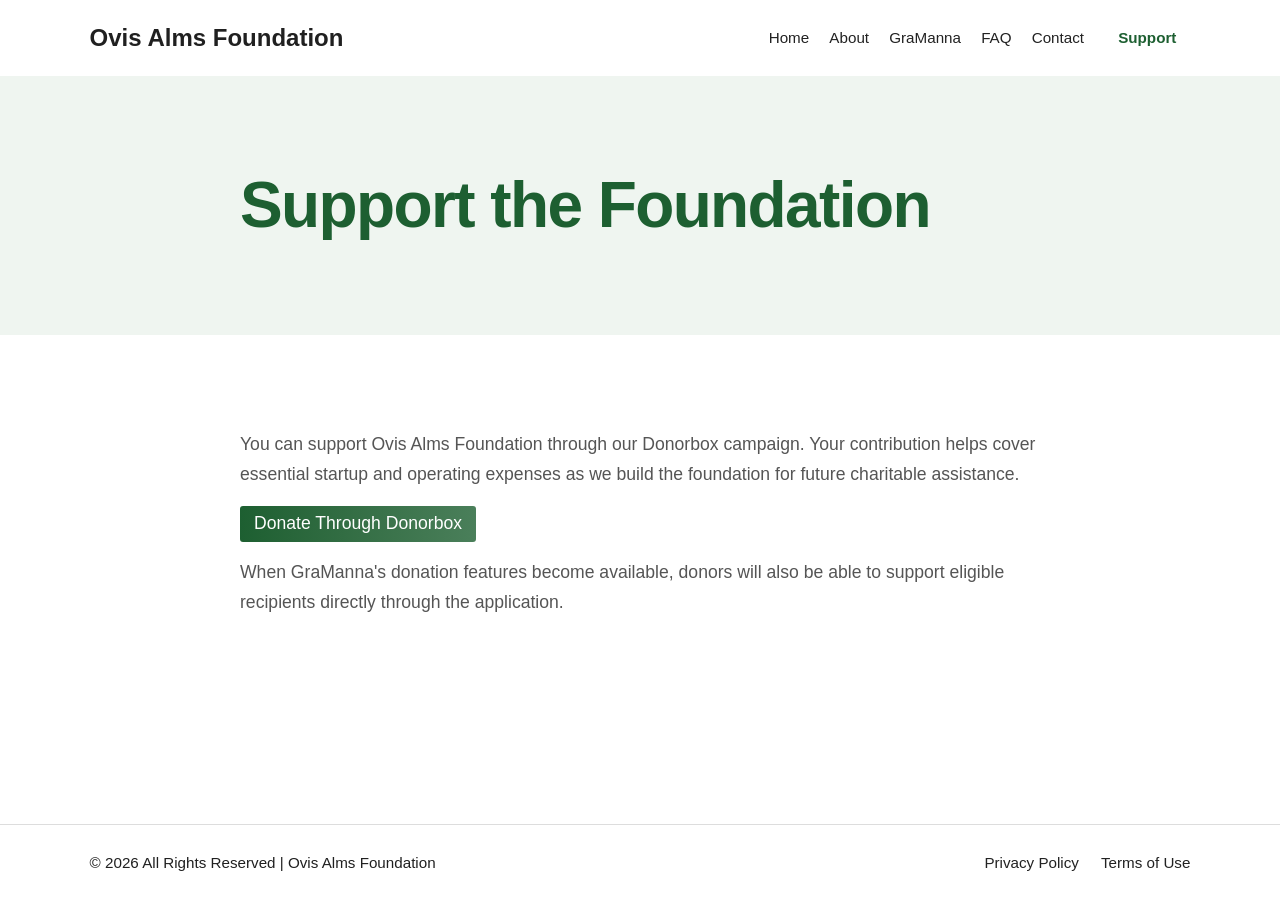
<file: support.html>
<!DOCTYPE html>
<html lang="en">
<head>
  <meta charset="UTF-8">
  <meta name="viewport" content="width=device-width, initial-scale=1.0">
  <meta name="description" content="Support Ovis Alms Foundation's essential startup and operating expenses through our Donorbox campaign.">
  <title>Support | Ovis Alms Foundation</title>
  <link rel="stylesheet" href="styles.css">
  <script src="assets/navigation.js" defer></script>
</head>
<body class="support-page">

  <header class="site-header">
    <div class="foundation-name">Ovis Alms Foundation</div>

    <nav>
      <a href="index.html">Home</a>
      <a href="about.html">About</a>
      <a href="gramanna.html">GraManna</a>
      <a href="faq.html">FAQ</a>
      <a href="contact.html">Contact</a>
      <a class="nav-support" href="support.html" aria-current="page">Support</a>
    </nav>
  </header>

  <main>

    <section class="content-section support-intro" aria-labelledby="support-title">
      <div class="section-inner">
        <h1 id="support-title">Support the Foundation</h1>
      </div>
    </section>

    <section class="content-section" aria-label="Supporting the foundation">
      <div class="section-inner support-content">
        <p>You can support Ovis Alms Foundation through our Donorbox campaign. Your contribution helps cover essential startup and operating expenses as we build the foundation for future charitable assistance.</p>
        <p class="support-donation"><a class="button" href="https://donorbox.org/foundation-startup-and-operating-expenses-support-fund">Donate Through Donorbox</a></p>
        <p>When GraManna's donation features become available, donors will also be able to support eligible recipients directly through the application.</p>
      </div>
    </section>

  </main>

  <footer>
    <div>&copy; 2026 All Rights Reserved | Ovis Alms Foundation</div>
    <div class="footer-links">
      <a href="privacy-policy.html">Privacy Policy</a>
      <a href="terms-of-use.html">Terms of Use</a>
    </div>
  </footer>

</body>
</html>
</file>
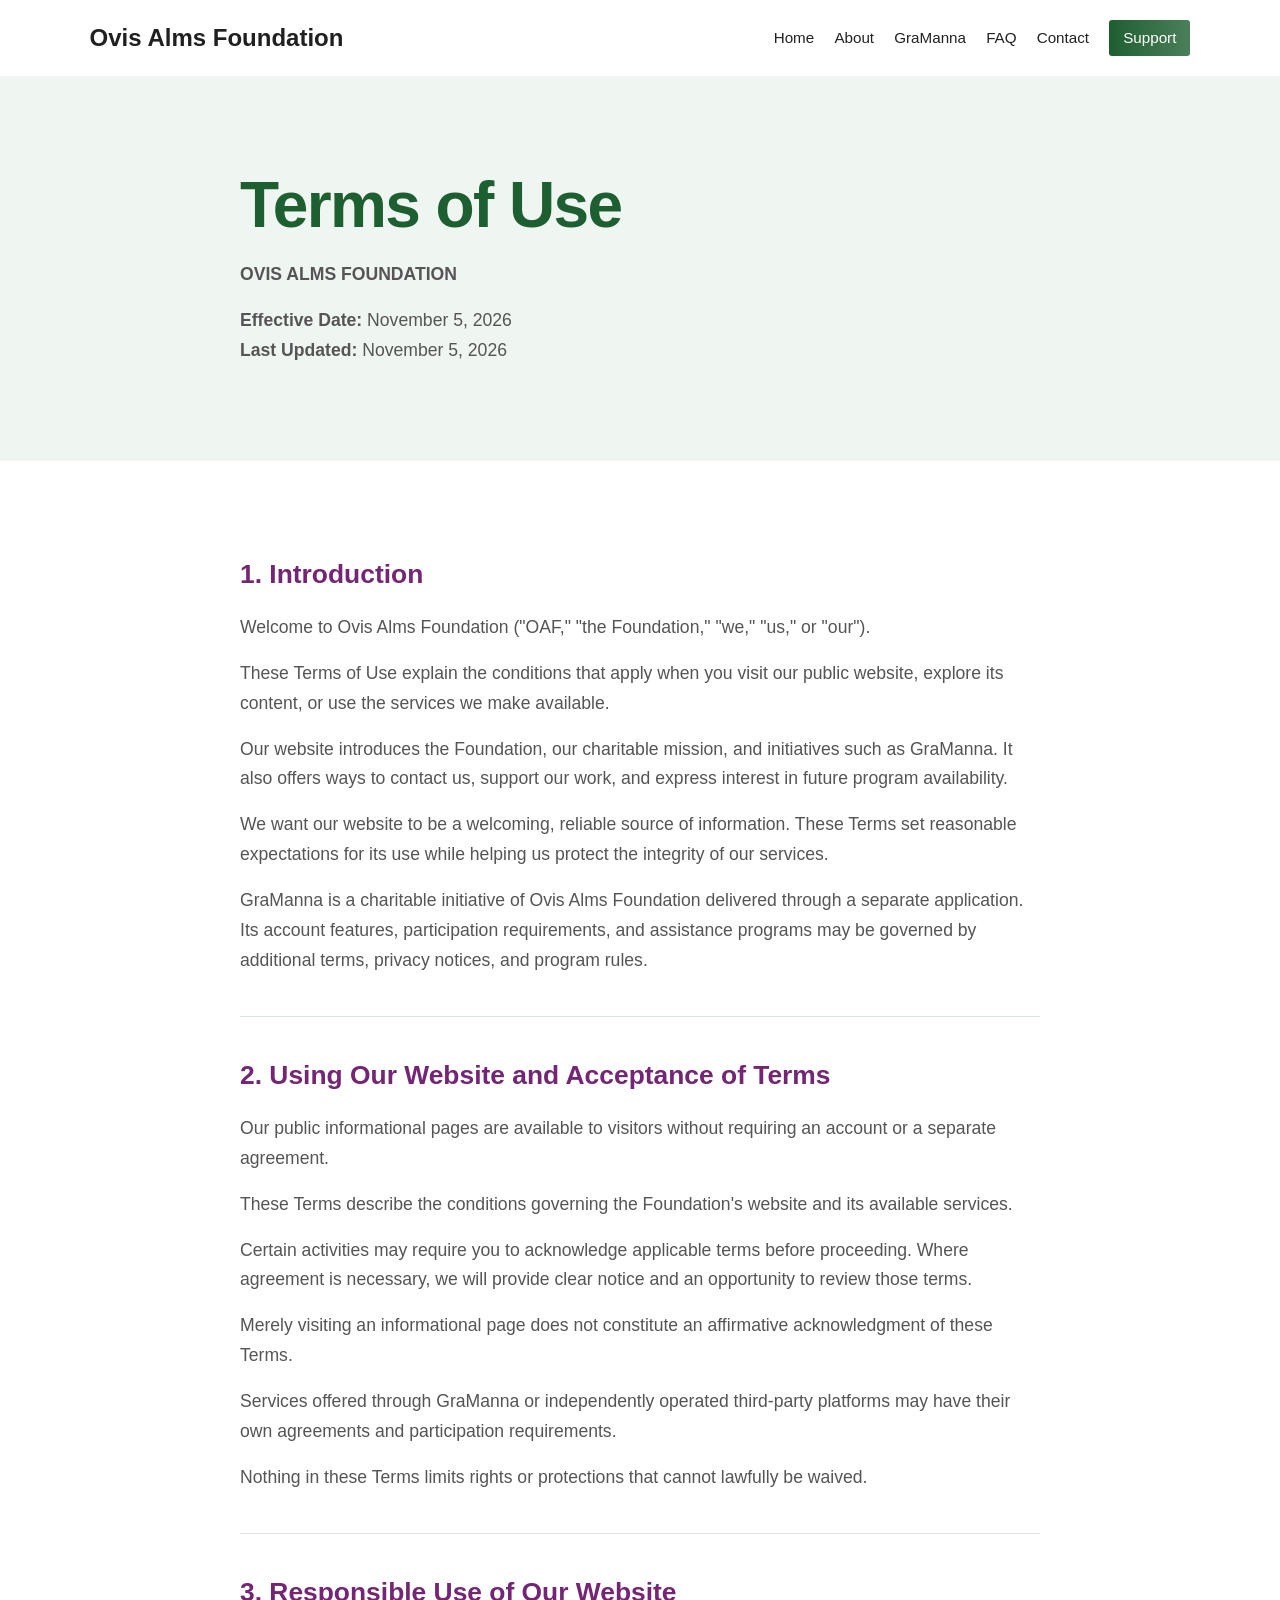
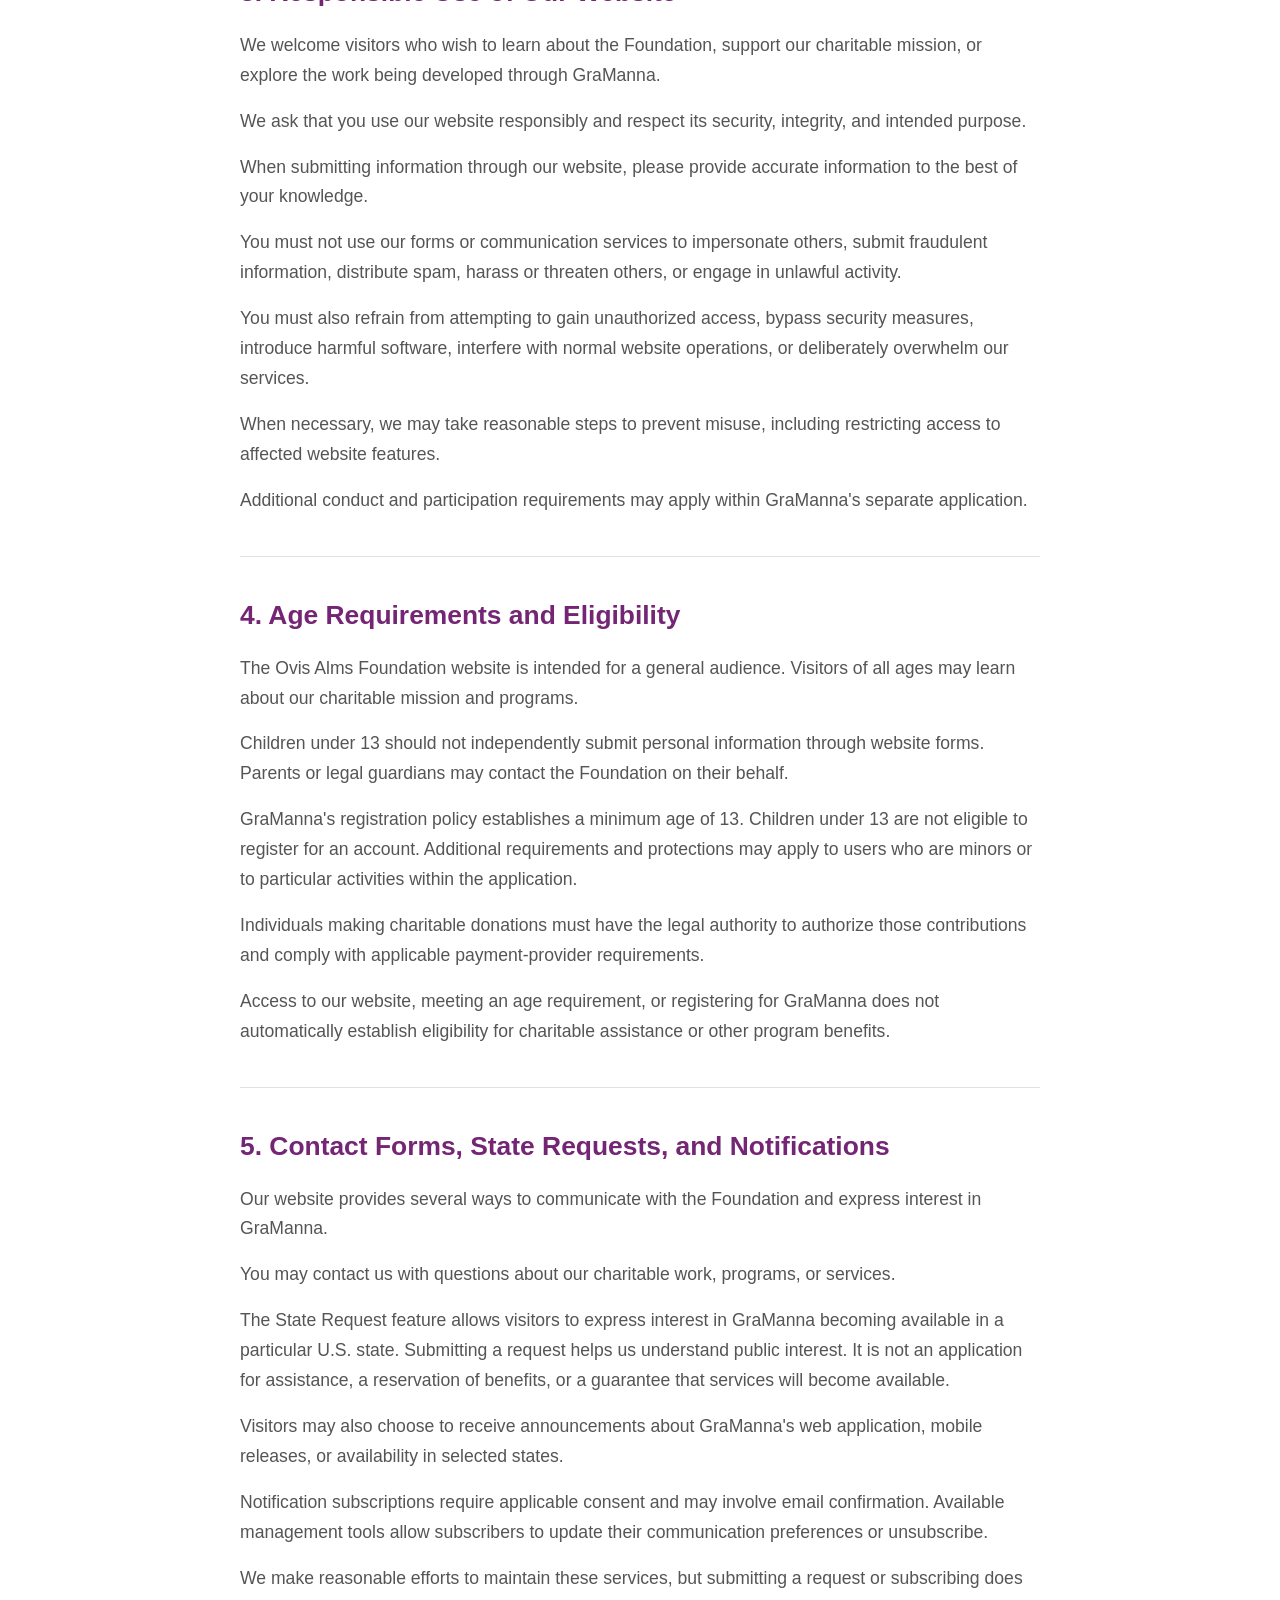
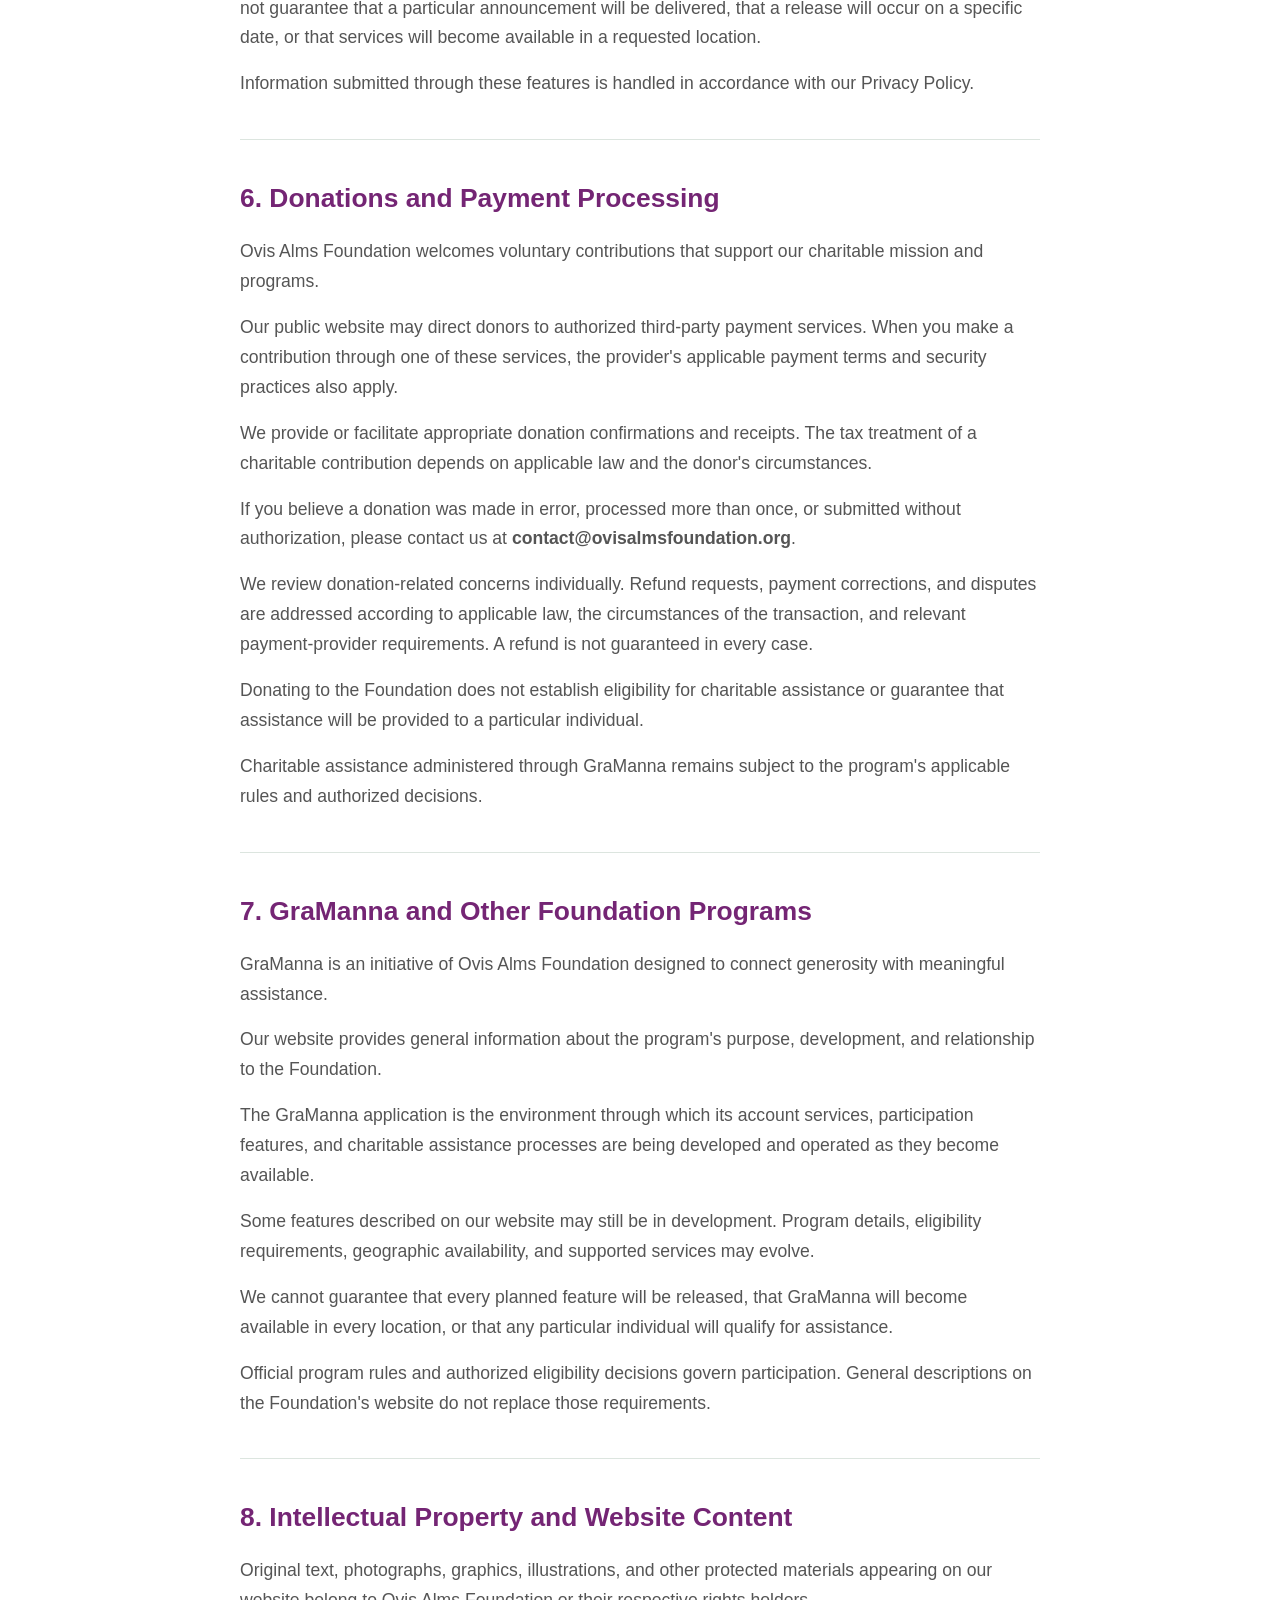
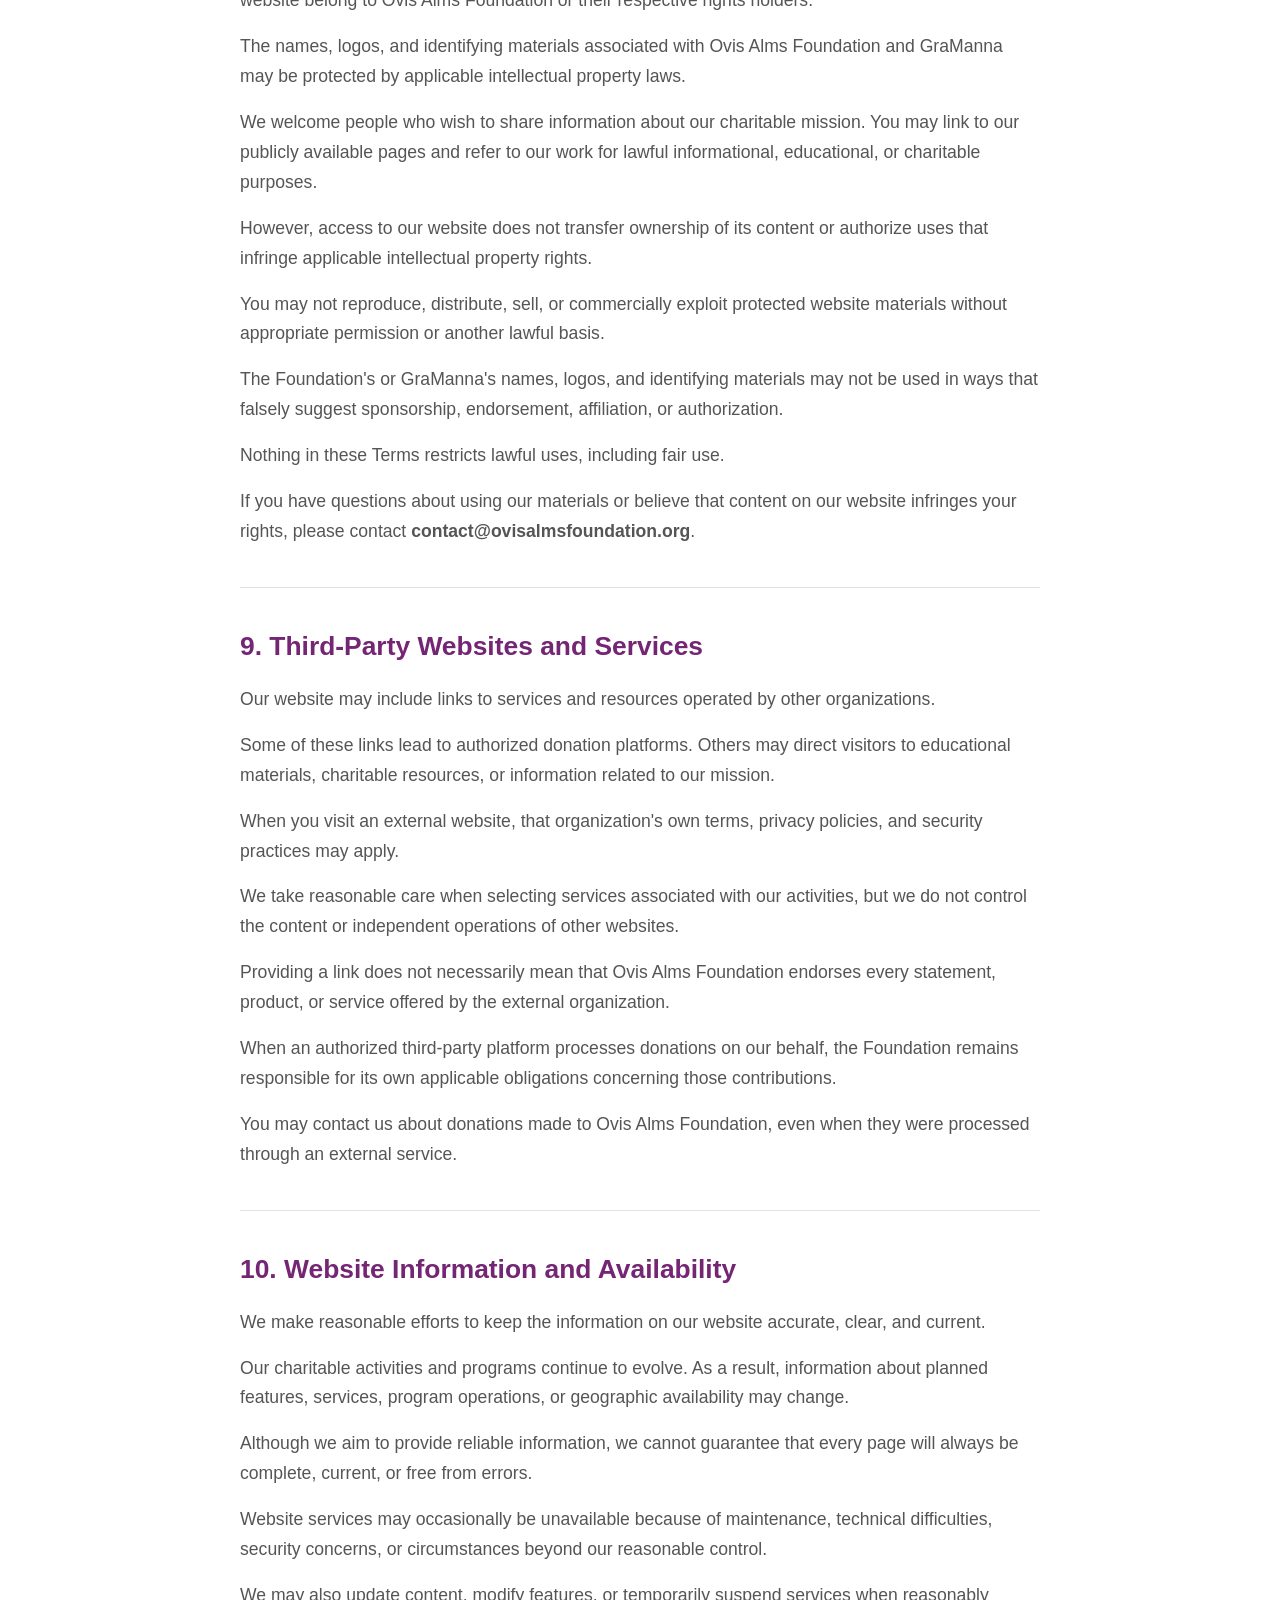
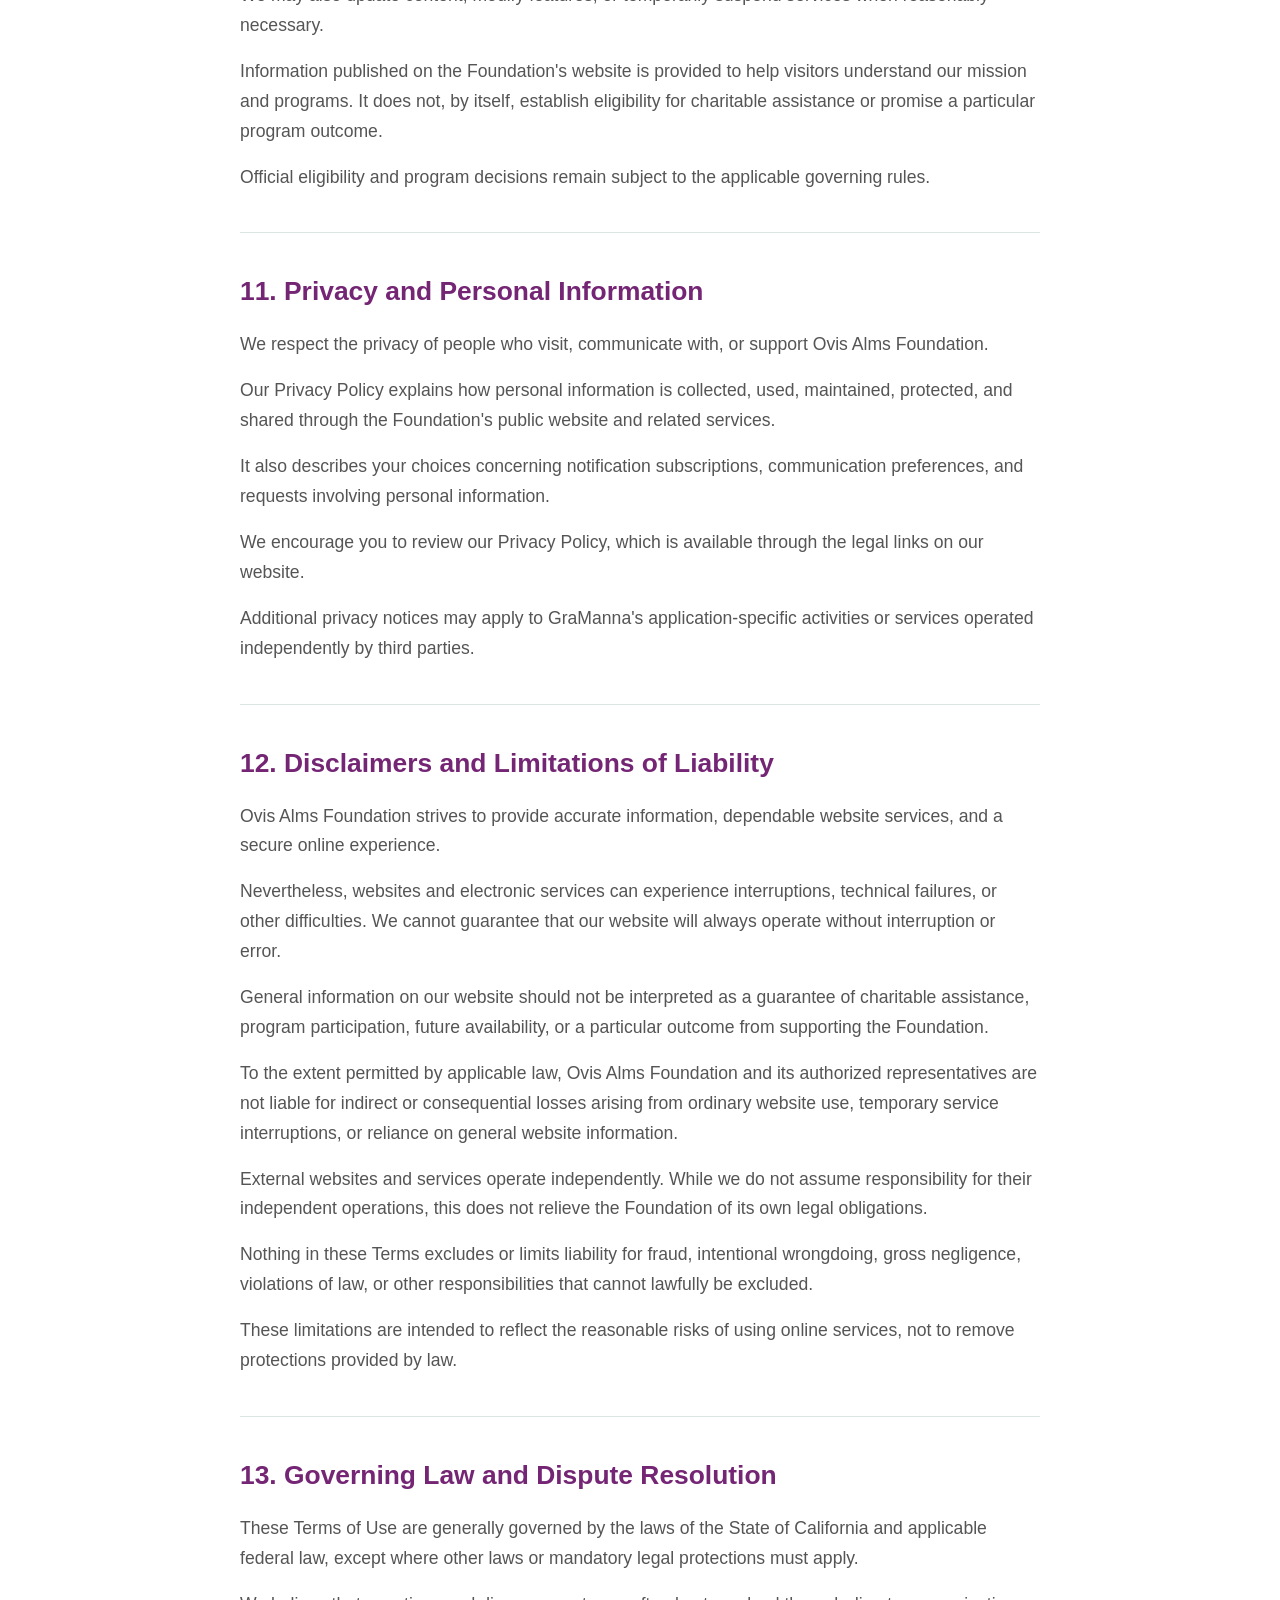
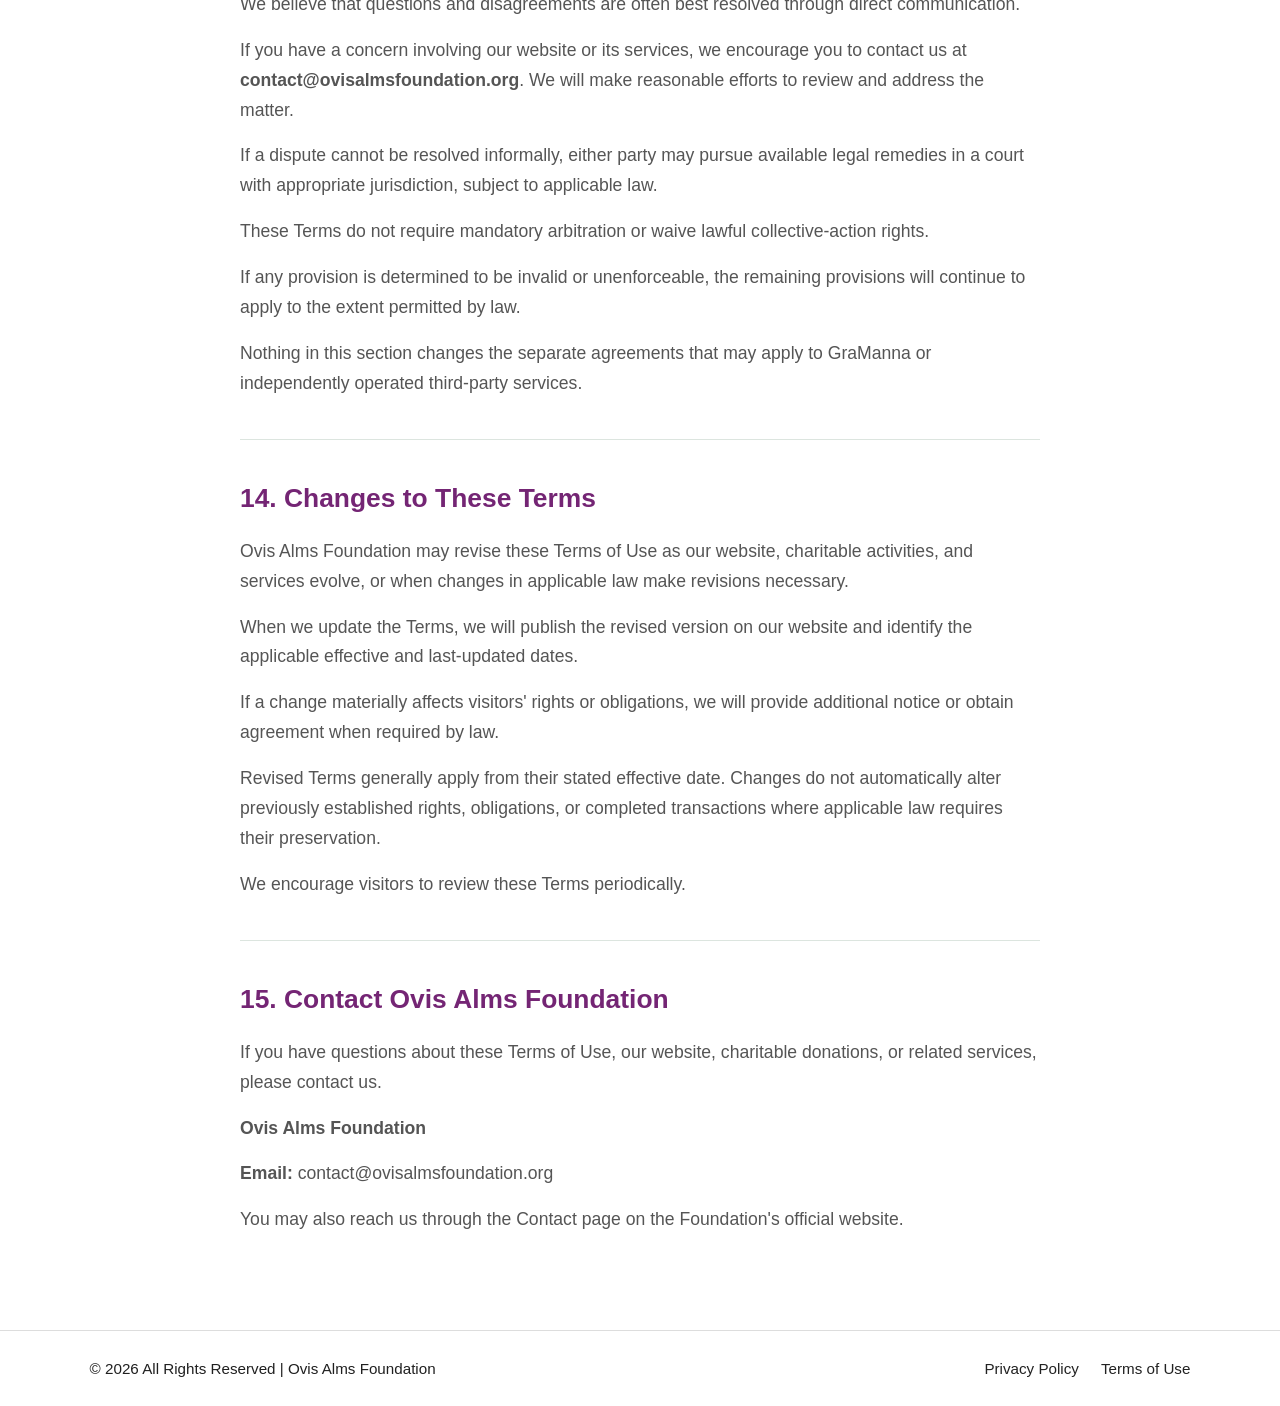
<file: terms-of-use.html>
<!DOCTYPE html>
<html lang="en">
<head>
  <meta charset="UTF-8">
  <meta name="viewport" content="width=device-width, initial-scale=1.0">
  <title>Terms of Use | Ovis Alms Foundation</title>
  <link rel="stylesheet" href="styles.css">
  <script src="assets/navigation.js" defer></script>
</head>
<body class="legal-page">

  <a class="button legal-skip-link" href="#main-content">Skip to main content</a>

  <header class="site-header">
    <div class="foundation-name">Ovis Alms Foundation</div>

    <nav aria-label="Main navigation">
      <a href="index.html">Home</a>
      <a href="about.html">About</a>
      <a href="gramanna.html">GraManna</a>
      <a href="faq.html">FAQ</a>
      <a href="contact.html">Contact</a>
      <a class="nav-support" href="support.html">Support</a>
    </nav>
  </header>

  <main id="main-content" tabindex="-1">
    <article aria-labelledby="legal-title">
      <header class="content-section legal-intro">
        <div class="section-inner">
          <h1 id="legal-title">Terms of Use</h1>

          <p><strong>OVIS ALMS FOUNDATION</strong></p>

          <p><strong>Effective Date:</strong> November 5, 2026<br>
            <strong>Last Updated:</strong> November 5, 2026</p>
        </div>
      </header>

      <div class="content-section legal-content">
        <div class="section-inner">
        <section aria-labelledby="section-1">
          <h2 id="section-1">1. Introduction</h2>

          <p>Welcome to Ovis Alms Foundation ("OAF," "the Foundation," "we," "us," or "our").</p>

          <p>These Terms of Use explain the conditions that apply when you visit our public website, explore its content, or use the services we make available.</p>

          <p>Our website introduces the Foundation, our charitable mission, and initiatives such as GraManna. It also offers ways to contact us, support our work, and express interest in future program availability.</p>

          <p>We want our website to be a welcoming, reliable source of information. These Terms set reasonable expectations for its use while helping us protect the integrity of our services.</p>

          <p>GraManna is a charitable initiative of Ovis Alms Foundation delivered through a separate application. Its account features, participation requirements, and assistance programs may be governed by additional terms, privacy notices, and program rules.</p>
        </section>
        <section aria-labelledby="section-2">
          <h2 id="section-2">2. Using Our Website and Acceptance of Terms</h2>

          <p>Our public informational pages are available to visitors without requiring an account or a separate agreement.</p>

          <p>These Terms describe the conditions governing the Foundation's website and its available services.</p>

          <p>Certain activities may require you to acknowledge applicable terms before proceeding. Where agreement is necessary, we will provide clear notice and an opportunity to review those terms.</p>

          <p>Merely visiting an informational page does not constitute an affirmative acknowledgment of these Terms.</p>

          <p>Services offered through GraManna or independently operated third-party platforms may have their own agreements and participation requirements.</p>

          <p>Nothing in these Terms limits rights or protections that cannot lawfully be waived.</p>
        </section>
        <section aria-labelledby="section-3">
          <h2 id="section-3">3. Responsible Use of Our Website</h2>

          <p>We welcome visitors who wish to learn about the Foundation, support our charitable mission, or explore the work being developed through GraManna.</p>

          <p>We ask that you use our website responsibly and respect its security, integrity, and intended purpose.</p>

          <p>When submitting information through our website, please provide accurate information to the best of your knowledge.</p>

          <p>You must not use our forms or communication services to impersonate others, submit fraudulent information, distribute spam, harass or threaten others, or engage in unlawful activity.</p>

          <p>You must also refrain from attempting to gain unauthorized access, bypass security measures, introduce harmful software, interfere with normal website operations, or deliberately overwhelm our services.</p>

          <p>When necessary, we may take reasonable steps to prevent misuse, including restricting access to affected website features.</p>

          <p>Additional conduct and participation requirements may apply within GraManna's separate application.</p>
        </section>
        <section aria-labelledby="section-4">
          <h2 id="section-4">4. Age Requirements and Eligibility</h2>

          <p>The Ovis Alms Foundation website is intended for a general audience. Visitors of all ages may learn about our charitable mission and programs.</p>

          <p>Children under 13 should not independently submit personal information through website forms. Parents or legal guardians may contact the Foundation on their behalf.</p>

          <p>GraManna's registration policy establishes a minimum age of 13. Children under 13 are not eligible to register for an account. Additional requirements and protections may apply to users who are minors or to particular activities within the application.</p>

          <p>Individuals making charitable donations must have the legal authority to authorize those contributions and comply with applicable payment-provider requirements.</p>

          <p>Access to our website, meeting an age requirement, or registering for GraManna does not automatically establish eligibility for charitable assistance or other program benefits.</p>
        </section>
        <section aria-labelledby="section-5">
          <h2 id="section-5">5. Contact Forms, State Requests, and Notifications</h2>

          <p>Our website provides several ways to communicate with the Foundation and express interest in GraManna.</p>

          <p>You may contact us with questions about our charitable work, programs, or services.</p>

          <p>The State Request feature allows visitors to express interest in GraManna becoming available in a particular U.S. state. Submitting a request helps us understand public interest. It is not an application for assistance, a reservation of benefits, or a guarantee that services will become available.</p>

          <p>Visitors may also choose to receive announcements about GraManna's web application, mobile releases, or availability in selected states.</p>

          <p>Notification subscriptions require applicable consent and may involve email confirmation. Available management tools allow subscribers to update their communication preferences or unsubscribe.</p>

          <p>We make reasonable efforts to maintain these services, but submitting a request or subscribing does not guarantee that a particular announcement will be delivered, that a release will occur on a specific date, or that services will become available in a requested location.</p>

          <p>Information submitted through these features is handled in accordance with our Privacy Policy.</p>
        </section>
        <section aria-labelledby="section-6">
          <h2 id="section-6">6. Donations and Payment Processing</h2>

          <p>Ovis Alms Foundation welcomes voluntary contributions that support our charitable mission and programs.</p>

          <p>Our public website may direct donors to authorized third-party payment services. When you make a contribution through one of these services, the provider's applicable payment terms and security practices also apply.</p>

          <p>We provide or facilitate appropriate donation confirmations and receipts. The tax treatment of a charitable contribution depends on applicable law and the donor's circumstances.</p>

          <p>If you believe a donation was made in error, processed more than once, or submitted without authorization, please contact us at <strong>contact@ovisalmsfoundation.org</strong>.</p>

          <p>We review donation-related concerns individually. Refund requests, payment corrections, and disputes are addressed according to applicable law, the circumstances of the transaction, and relevant payment-provider requirements. A refund is not guaranteed in every case.</p>

          <p>Donating to the Foundation does not establish eligibility for charitable assistance or guarantee that assistance will be provided to a particular individual.</p>

          <p>Charitable assistance administered through GraManna remains subject to the program's applicable rules and authorized decisions.</p>
        </section>
        <section aria-labelledby="section-7">
          <h2 id="section-7">7. GraManna and Other Foundation Programs</h2>

          <p>GraManna is an initiative of Ovis Alms Foundation designed to connect generosity with meaningful assistance.</p>

          <p>Our website provides general information about the program's purpose, development, and relationship to the Foundation.</p>

          <p>The GraManna application is the environment through which its account services, participation features, and charitable assistance processes are being developed and operated as they become available.</p>

          <p>Some features described on our website may still be in development. Program details, eligibility requirements, geographic availability, and supported services may evolve.</p>

          <p>We cannot guarantee that every planned feature will be released, that GraManna will become available in every location, or that any particular individual will qualify for assistance.</p>

          <p>Official program rules and authorized eligibility decisions govern participation. General descriptions on the Foundation's website do not replace those requirements.</p>
        </section>
        <section aria-labelledby="section-8">
          <h2 id="section-8">8. Intellectual Property and Website Content</h2>

          <p>Original text, photographs, graphics, illustrations, and other protected materials appearing on our website belong to Ovis Alms Foundation or their respective rights holders.</p>

          <p>The names, logos, and identifying materials associated with Ovis Alms Foundation and GraManna may be protected by applicable intellectual property laws.</p>

          <p>We welcome people who wish to share information about our charitable mission. You may link to our publicly available pages and refer to our work for lawful informational, educational, or charitable purposes.</p>

          <p>However, access to our website does not transfer ownership of its content or authorize uses that infringe applicable intellectual property rights.</p>

          <p>You may not reproduce, distribute, sell, or commercially exploit protected website materials without appropriate permission or another lawful basis.</p>

          <p>The Foundation's or GraManna's names, logos, and identifying materials may not be used in ways that falsely suggest sponsorship, endorsement, affiliation, or authorization.</p>

          <p>Nothing in these Terms restricts lawful uses, including fair use.</p>

          <p>If you have questions about using our materials or believe that content on our website infringes your rights, please contact <strong>contact@ovisalmsfoundation.org</strong>.</p>
        </section>
        <section aria-labelledby="section-9">
          <h2 id="section-9">9. Third-Party Websites and Services</h2>

          <p>Our website may include links to services and resources operated by other organizations.</p>

          <p>Some of these links lead to authorized donation platforms. Others may direct visitors to educational materials, charitable resources, or information related to our mission.</p>

          <p>When you visit an external website, that organization's own terms, privacy policies, and security practices may apply.</p>

          <p>We take reasonable care when selecting services associated with our activities, but we do not control the content or independent operations of other websites.</p>

          <p>Providing a link does not necessarily mean that Ovis Alms Foundation endorses every statement, product, or service offered by the external organization.</p>

          <p>When an authorized third-party platform processes donations on our behalf, the Foundation remains responsible for its own applicable obligations concerning those contributions.</p>

          <p>You may contact us about donations made to Ovis Alms Foundation, even when they were processed through an external service.</p>
        </section>
        <section aria-labelledby="section-10">
          <h2 id="section-10">10. Website Information and Availability</h2>

          <p>We make reasonable efforts to keep the information on our website accurate, clear, and current.</p>

          <p>Our charitable activities and programs continue to evolve. As a result, information about planned features, services, program operations, or geographic availability may change.</p>

          <p>Although we aim to provide reliable information, we cannot guarantee that every page will always be complete, current, or free from errors.</p>

          <p>Website services may occasionally be unavailable because of maintenance, technical difficulties, security concerns, or circumstances beyond our reasonable control.</p>

          <p>We may also update content, modify features, or temporarily suspend services when reasonably necessary.</p>

          <p>Information published on the Foundation's website is provided to help visitors understand our mission and programs. It does not, by itself, establish eligibility for charitable assistance or promise a particular program outcome.</p>

          <p>Official eligibility and program decisions remain subject to the applicable governing rules.</p>
        </section>
        <section aria-labelledby="section-11">
          <h2 id="section-11">11. Privacy and Personal Information</h2>

          <p>We respect the privacy of people who visit, communicate with, or support Ovis Alms Foundation.</p>

          <p>Our Privacy Policy explains how personal information is collected, used, maintained, protected, and shared through the Foundation's public website and related services.</p>

          <p>It also describes your choices concerning notification subscriptions, communication preferences, and requests involving personal information.</p>

          <p>We encourage you to review our Privacy Policy, which is available through the legal links on our website.</p>

          <p>Additional privacy notices may apply to GraManna's application-specific activities or services operated independently by third parties.</p>
        </section>
        <section aria-labelledby="section-12">
          <h2 id="section-12">12. Disclaimers and Limitations of Liability</h2>

          <p>Ovis Alms Foundation strives to provide accurate information, dependable website services, and a secure online experience.</p>

          <p>Nevertheless, websites and electronic services can experience interruptions, technical failures, or other difficulties. We cannot guarantee that our website will always operate without interruption or error.</p>

          <p>General information on our website should not be interpreted as a guarantee of charitable assistance, program participation, future availability, or a particular outcome from supporting the Foundation.</p>

          <p>To the extent permitted by applicable law, Ovis Alms Foundation and its authorized representatives are not liable for indirect or consequential losses arising from ordinary website use, temporary service interruptions, or reliance on general website information.</p>

          <p>External websites and services operate independently. While we do not assume responsibility for their independent operations, this does not relieve the Foundation of its own legal obligations.</p>

          <p>Nothing in these Terms excludes or limits liability for fraud, intentional wrongdoing, gross negligence, violations of law, or other responsibilities that cannot lawfully be excluded.</p>

          <p>These limitations are intended to reflect the reasonable risks of using online services, not to remove protections provided by law.</p>
        </section>
        <section aria-labelledby="section-13">
          <h2 id="section-13">13. Governing Law and Dispute Resolution</h2>

          <p>These Terms of Use are generally governed by the laws of the State of California and applicable federal law, except where other laws or mandatory legal protections must apply.</p>

          <p>We believe that questions and disagreements are often best resolved through direct communication.</p>

          <p>If you have a concern involving our website or its services, we encourage you to contact us at <strong>contact@ovisalmsfoundation.org</strong>. We will make reasonable efforts to review and address the matter.</p>

          <p>If a dispute cannot be resolved informally, either party may pursue available legal remedies in a court with appropriate jurisdiction, subject to applicable law.</p>

          <p>These Terms do not require mandatory arbitration or waive lawful collective-action rights.</p>

          <p>If any provision is determined to be invalid or unenforceable, the remaining provisions will continue to apply to the extent permitted by law.</p>

          <p>Nothing in this section changes the separate agreements that may apply to GraManna or independently operated third-party services.</p>
        </section>
        <section aria-labelledby="section-14">
          <h2 id="section-14">14. Changes to These Terms</h2>

          <p>Ovis Alms Foundation may revise these Terms of Use as our website, charitable activities, and services evolve, or when changes in applicable law make revisions necessary.</p>

          <p>When we update the Terms, we will publish the revised version on our website and identify the applicable effective and last-updated dates.</p>

          <p>If a change materially affects visitors' rights or obligations, we will provide additional notice or obtain agreement when required by law.</p>

          <p>Revised Terms generally apply from their stated effective date. Changes do not automatically alter previously established rights, obligations, or completed transactions where applicable law requires their preservation.</p>

          <p>We encourage visitors to review these Terms periodically.</p>
        </section>
        <section aria-labelledby="section-15">
          <h2 id="section-15">15. Contact Ovis Alms Foundation</h2>

          <p>If you have questions about these Terms of Use, our website, charitable donations, or related services, please contact us.</p>

          <p><strong>Ovis Alms Foundation</strong></p>

          <p><strong>Email:</strong> contact@ovisalmsfoundation.org</p>

          <p>You may also reach us through the Contact page on the Foundation's official website.</p>
        </section>
        </div>
      </div>
    </article>
  </main>

  <footer>
    <div>&copy; 2026 All Rights Reserved | Ovis Alms Foundation</div>
    <div class="footer-links">
      <a href="privacy-policy.html">Privacy Policy</a>
      <a href="terms-of-use.html" aria-current="page">Terms of Use</a>
    </div>
  </footer>

</body>
</html>
</file>
<file: styles.css>
* {
  box-sizing: border-box;
}

:root {
  --brand-green: #1D5F31;
  --brand-green-hover: #174C27;
  --brand-green-pressed: #123B1E;
  --brand-green-soft: #EFF5F0;
  --brand-green-deep: #153F22;
  --brand-aubergine: #742574;
}

/* Dedicated email verification uses the shared card, navigation and buttons. */
.email-confirmation-page {
  min-height: 100vh;
  min-height: 100dvh;
  display: flex;
  flex-direction: column;
  background: #f6f6f3;
}

.email-confirmation-main {
  flex: 1;
  display: grid;
  place-items: center;
  padding: clamp(32px, 7vw, 80px) 7%;
}

.email-confirmation-page .email-confirmation-card {
  width: 100%;
  max-width: 560px;
  padding: clamp(26px, 5vw, 48px);
  text-align: center;
}

.email-confirmation-card h1 {
  margin: 20px 0;
  font-size: clamp(1.8rem, 4vw, 2.3rem);
  line-height: 1.2;
}

.email-confirmation-card .button {
  min-width: min(100%, 220px);
  max-width: 100%;
}

.email-confirmation-card [hidden] {
  display: none;
}

.email-confirmation-check {
  width: 64px;
  height: 64px;
  margin-top: 16px;
  color: var(--brand-green);
}

.email-confirmation-card a:not(.button) {
  color: var(--brand-aubergine);
}

.email-confirmation-card :focus-visible {
  outline: 2px solid var(--brand-green);
  outline-offset: 4px;
}

.email-confirmation-page footer {
  background: white;
}

.notification-management-page .email-confirmation-card {
  text-align: left;
}

body {
  margin: 0;
  font-family: Arial, Helvetica, sans-serif;
  color: #202020;
  background: #ffffff;
}

h1 {
  color: var(--brand-green);
}

h2,
h3 {
  color: var(--brand-aubergine);
}

.site-header {
  --header-height: 76px;
  --header-compact-height: 44px;
  position: sticky;
  top: 0;
  z-index: 100;
  min-height: var(--header-height);
  padding: 6px 7%;
  flex-shrink: 0;
  display: flex;
  align-items: center;
  justify-content: space-between;
  background: white;
  transition: min-height 180ms ease, margin-bottom 180ms ease;
}

.site-header.is-compact {
  min-height: var(--header-compact-height);
  /* Reserve the removed space in flow so scrolling and anchors stay stable. */
  margin-bottom: calc(var(--header-height) - var(--header-compact-height));
}

html {
  scroll-padding-top: 84px;
}

@media (prefers-reduced-motion: reduce) {
  .site-header {
    transition: none;
  }
}

.foundation-name {
  font-size: 1.5rem;
  font-weight: 700;
}

nav {
  display: flex;
  align-items: center;
  gap: 28px 20.16px;
}

nav a,
.footer-links a {
  color: #222;
  text-decoration: none;
  font-size: 0.95rem;
}

.site-header nav a {
  display: inline-flex;
  align-items: center;
  min-height: 36px;
  padding: 6px 8px;
  margin: -6px -8px;
  border-radius: 6px;
  line-height: 1.5;
  transition: background-color 160ms ease;
}

@media (pointer: coarse) {
  .site-header {
    --header-compact-height: 52px;
  }

  .site-header nav a {
    min-height: 44px;
  }
}

.site-header nav a:hover,
.site-header nav a:focus-visible {
  background-color: var(--brand-green-soft);
  text-decoration: none;
}

.site-header nav a:focus-visible {
  outline: 2px solid var(--brand-green);
  outline-offset: 2px;
}

.site-header nav .nav-support {
  padding: 6px 14px;
  margin: -6px 0;
  background: var(--brand-green);
  color: #fff;
  border-radius: 3px;
}

.site-header nav .nav-support:hover,
.site-header nav .nav-support:focus-visible {
  background-color: var(--brand-aubergine);
}

.site-header nav .nav-support:active {
  background-color: var(--brand-green-pressed);
}

/* Current-page links stay text-only while retaining keyboard focus outlines. */
.site-header nav a[aria-current="page"],
.site-header nav a[aria-current="page"]:is(:hover, :focus-visible, :active) {
  color: var(--brand-green);
  font-weight: 700;
  background: transparent;
  transition: none;
  cursor: default;
}

.footer-links a:hover {
  text-decoration: underline;
}

.footer-links a:focus-visible {
  outline: 2px solid var(--brand-green);
  outline-offset: 3px;
}

.hero {
  --hero-tab-depth: min(20px, calc(clamp(1.25rem, 3.75vw, 1.5rem) - 1px));
  position: relative;
  /* Fit the complete landscape in the right 48% without narrowing the text. */
  min-height: min(calc(48vw * 941 / 1672), 40rem);
  overflow: hidden;
  background:
    linear-gradient(
      90deg,
      rgba(29, 95, 49, 0.9) 0%,
      rgba(29, 95, 49, 0.65) 40%,
      rgba(29, 95, 49, 0.15) 100%
    ),
    #527A5C;
  display: flex;
  align-items: center;
}

/* GraManna home.css: centered inward half-ellipses, height = depth * 8/3.
   Keep these above the existing image/mask without altering its composition. */
.hero::before,
.hero::after {
  content: "";
  position: absolute;
  top: 50%;
  width: var(--hero-tab-depth);
  height: calc(var(--hero-tab-depth) * 8 / 3);
  transform: translateY(-50%);
  background: #fff;
  pointer-events: none;
  z-index: 3;
}

.hero::before {
  left: 0;
  border-radius: 0 100% 100% 0 / 0 50% 50% 0;
}

.hero::after {
  right: 0;
  border-radius: 100% 0 0 100% / 50% 0 0 50%;
}

.hero-edge-accents {
  position: absolute;
  inset: 0;
  border-inline: 3px solid #fff;
  pointer-events: none;
  z-index: 3;
}

.hero-overlay {
  width: 58%;
  padding: clamp(3rem, 6vw, 5rem) 7%;
  position: relative;
  z-index: 2;
}

.hero-image {
  position: absolute;
  inset: 0 0 0 auto;
  width: auto;
  aspect-ratio: 1672 / 941;
}

.hero-image img {
  position: absolute;
  top: 50%;
  right: 0;
  transform: translateY(-50%);
  display: block;
  width: auto;
  height: 100%;
  max-width: 100%;
  max-height: 100%;
  object-fit: contain;
  object-position: right center;
  /* Fade the full background margins; keep all seven cards fully opaque.
     Mask the fitted image itself so letterboxing cannot move the side fades. */
  -webkit-mask-image: linear-gradient(to right, transparent, black 14%, black 85%, transparent);
  mask-image: linear-gradient(to right, transparent, black 14%, black 85%, transparent);
}

.hero-content {
  max-width: 650px;
  color: white;
}

.hero h1 {
  color: white;
  margin: 0;
  font-size: clamp(1.84rem, 4vw, 3.6rem);
  letter-spacing: -0.025em;
  /* Match GraManna's fluid 15-16px root using OAF's existing 16px root. */
  line-height: calc(1.03em + clamp(0px, calc(clamp(0.703125rem, 1.2vw, 0.75rem) - 1vw), 0.12em));
  overflow-wrap: anywhere;
}

.hero-headline-ending {
  display: block;
}

.hero p {
  margin: clamp(1.171875rem, 2vw, 1.25rem) 0 0;
  font-size: clamp(0.95rem, 1.625vw, 1.3875rem);
  line-height: 1.4;
}

.image-label {
  position: absolute;
  right: 7%;
  bottom: 25px;
  color: rgba(255, 255, 255, 0.8);
  font-size: 0.8rem;
  letter-spacing: 0.12em;
}

.content-section {
  padding: 95px 7%;
}

.section-inner {
  max-width: 1100px;
  margin: 0 auto;
}

.eyebrow {
  margin-bottom: 10px;
  color: var(--brand-green);
  font-size: 0.85rem;
  font-weight: 700;
  text-transform: uppercase;
  letter-spacing: 0.08em;
}

h2 {
  margin-top: 0;
  font-size: 2.2rem;
}

.placeholder-text {
  max-width: 700px;
  font-size: 1.1rem;
  line-height: 1.7;
  color: #555;
}

.gramanna-section {
  background: var(--brand-green-soft);
}

.two-column {
  display: grid;
  grid-template-columns: 1fr 1fr;
  gap: 70px;
  align-items: center;
}

.gramanna-logo {
  min-height: 300px;
  display: flex;
  align-items: center;
  justify-content: center;
}

.gramanna-logo img {
  display: block;
  width: 100%;
  max-width: 480px;
  height: auto;
}

.how-it-works-section {
  /* Match GraManna's responsive rem sizing within this section only. */
  --how-rem: clamp(0.9375rem, 1.6vw, 1rem);
  padding: calc(2.5 * var(--how-rem)) max(calc(1.5 * var(--how-rem)), calc((100% - 1072px) / 2)) calc(3.5 * var(--how-rem));
  font-size: var(--how-rem);
  line-height: 1.6;
}

.how-it-works-section .section-inner {
  max-width: none;
}

.how-it-works-section .eyebrow {
  margin: 0 0 10px;
  font-size: calc(0.85 * var(--how-rem));
}

.how-it-works-section .how-it-works-heading {
  display: flex;
  flex-wrap: wrap;
  align-items: center;
  gap: calc(0.5 * var(--how-rem)) calc(0.75 * var(--how-rem));
  margin: 0 0 var(--how-rem);
  font-size: calc(2.2 * var(--how-rem));
  line-height: 1.25;
  font-weight: 700;
  text-wrap: balance;
}

.how-it-works-section .how-it-works-overview {
  display: inline-flex;
  align-items: center;
  gap: calc(0.75 * var(--how-rem));
  color: #666;
  font-size: var(--how-rem);
  font-weight: 400;
}

.how-it-works-section .how-it-works-divider {
  height: 1.25em;
  border-left: 1px solid #CE9EC3;
}

.how-it-works-section .steps {
  display: grid;
  grid-template-columns: repeat(3, minmax(0, 1fr));
  gap: calc(1.5 * var(--how-rem));
  margin-top: calc(1.75 * var(--how-rem));
}

.how-it-works-section .step {
  position: relative;
  display: flex;
  flex-direction: column;
  justify-content: flex-start;
  align-items: flex-start;
  margin: .6em 0;
  padding: calc(1.75 * var(--how-rem));
  background: #f6f6f3;
  border: 1px solid #DCE5DF;
  border-radius: 12px;
  box-shadow: 0 1px 2px rgba(0, 0, 0, 0.04), 0 6px 14px rgba(0, 0, 0, 0.06);
  transition: box-shadow .2s ease, transform .2s ease, border-color .2s ease;
  transform: translateY(0);
  text-align: left;
  font-size: clamp(calc(0.9375 * var(--how-rem)), 1.2vw, calc(1.0625 * var(--how-rem)));
}

.how-it-works-section .step:hover,
.how-it-works-section .step:focus-within {
  transform: translateY(-2px);
  box-shadow: 0 4px 10px rgba(0, 0, 0, 0.08), 0 14px 28px rgba(0, 0, 0, 0.10);
}

.how-it-works-section .step > span {
  display: flex;
  width: 38px;
  height: 38px;
  flex-shrink: 0;
  margin-bottom: calc(1.25 * var(--how-rem));
  align-items: center;
  justify-content: center;
  border-radius: 50%;
  background: var(--brand-aubergine);
  color: white;
  font-weight: 700;
  font-size: clamp(calc(0.9 * var(--how-rem)), 1.1vw, var(--how-rem));
}

.how-it-works-section .step h3 {
  margin: 0 0 calc(0.75 * var(--how-rem));
  font-size: calc(1.25 * var(--how-rem));
  line-height: 1.35;
  font-weight: 600;
}

.how-it-works-section .step p {
  margin: 0;
  font-size: 15px;
  line-height: 1.6;
}

@media (max-width: 900px) {
  .how-it-works-section .step {
    padding: calc(1.25 * var(--how-rem));
  }
}

@media (max-width: 600px) {
  .how-it-works-section {
    padding: calc(2.25 * var(--how-rem)) calc(1.25 * var(--how-rem));
  }

  .how-it-works-section .steps {
    grid-template-columns: minmax(0, 1fr);
  }

  .how-it-works-section .step {
    padding: calc(1.5 * var(--how-rem));
  }
}

@media (prefers-reduced-motion: reduce) {
  .how-it-works-section .step {
    transition: none;
  }

  .how-it-works-section .step:hover,
  .how-it-works-section .step:focus-within {
    transform: none;
  }
}

.difference-section {
  background: var(--brand-green);
  color: white;
}

.difference-section h2 {
  color: inherit;
}

.difference-section .eyebrow {
  color: #B7DE58;
}

.difference-section .placeholder-text {
  color: #dce7e2;
}

.contact-strip {
  padding: 80px 7%;
  text-align: center;
}

.button {
  display: inline-block;
  margin-top: 20px;
  padding: 13px 25px;
  background: var(--brand-green);
  color: white;
  text-decoration: none;
  border-radius: 3px;
}

/* Match Support's height and padding without inheriting paragraph line heights. */
.button:where(:not(.legal-skip-link)) {
  display: inline-flex;
  align-items: center;
  justify-content: center;
  min-height: 36px;
  padding: 6px 14px;
  line-height: 1.35;
  text-align: center;
}

@media (pointer: coarse) {
  .button:where(:not(.legal-skip-link)) {
    min-height: 44px;
  }
}

.button:hover {
  background-color: var(--brand-aubergine);
  transform: translateY(-2px);
  box-shadow: 0 4px 10px rgba(29, 95, 49, 0.18);
}

.button:active {
  background-color: var(--brand-green-pressed);
  transform: translateY(0);
  box-shadow: 0 1px 3px rgba(29, 95, 49, 0.14);
}

.button:focus-visible {
  outline: 2px solid var(--brand-green);
  outline-offset: 3px;
}

/* Interpolate the gradient stops while preserving the existing CTA states. */
@property --cta-start {
  syntax: "<color>";
  inherits: false;
  initial-value: transparent;
}

@property --cta-end {
  syntax: "<color>";
  inherits: false;
  initial-value: transparent;
}

.button:not(:disabled),
.site-header nav .nav-support:not([aria-current="page"]) {
  --cta-start: var(--brand-green);
  --cta-end: color-mix(in srgb, var(--brand-green) 80%, white);
  background-image: linear-gradient(to right, var(--cta-start), var(--cta-end));
  transition: background-color 160ms ease, transform 160ms ease, box-shadow 160ms ease,
    --cta-start 160ms ease, --cta-end 160ms ease;
}

.button:not(:disabled):hover,
.site-header nav .nav-support:not([aria-current="page"]):is(:hover, :focus-visible) {
  --cta-start: color-mix(in srgb, var(--brand-aubergine) 80%, white);
  --cta-end: var(--brand-aubergine);
}

.button:not(:disabled):active,
.site-header nav .nav-support:not([aria-current="page"]):active {
  background-image: none;
}

.contact-success {
  width: min(32rem, calc(100% - 2rem));
  max-height: calc(100% - 2rem);
  margin: auto;
  padding: clamp(1.5rem, 5vw, 2.5rem);
  border: 0;
  border-radius: 12px;
  color: var(--brand-green);
  text-align: center;
  box-shadow: 0 16px 64px rgb(0 0 0 / 25%);
}

.contact-success::backdrop {
  background: rgb(0 0 0 / 55%);
}

.contact-success h2 {
  margin-top: 0;
}

.contact-success p {
  color: #333;
}

@media (prefers-reduced-motion: reduce) {
  .button:not(:disabled),
  .site-header nav .nav-support:not([aria-current="page"]) {
    transition: none;
  }
}

footer {
  min-height: 76px;
  padding: 6px 7%;
  border-top: 1px solid #ddd;
  display: flex;
  align-items: center;
  justify-content: space-between;
  gap: 25px;
  font-size: 0.95rem;
}

.footer-links {
  display: flex;
  gap: 22px;
}

/* Informational pages: readable columns using the shared layout and palette. */
.faq-page,
.support-page,
.contact-page,
.legal-page {
  min-height: 100vh;
  min-height: 100dvh;
  display: flex;
  flex-direction: column;
}

.faq-page footer,
.support-page footer,
.contact-page footer,
.legal-page footer {
  margin-top: auto;
}

.faq-page .section-inner,
.support-page .section-inner,
.contact-page .section-inner,
.legal-page .section-inner {
  max-width: 800px;
}

.faq-intro,
.support-intro,
.contact-intro,
.legal-intro {
  background: var(--brand-green-soft);
}

.faq-intro h1,
.support-intro h1,
.contact-intro h1,
.legal-intro h1 {
  margin: 0;
  color: var(--brand-green);
  font-size: clamp(2.3rem, 5vw, 4.5rem);
  letter-spacing: -0.025em;
  line-height: 1.08;
}

.faq-item + .faq-item {
  margin-top: 40px;
  padding-top: 40px;
  border-top: 1px solid #dce5df;
}

.faq-item h2,
.legal-content h2 {
  margin: 0 0 20px;
  color: var(--brand-aubergine);
  font-size: clamp(1.35rem, 2.4vw, 1.65rem);
  line-height: 1.4;
}

.faq-item p,
.support-content p,
.legal-page article p,
.legal-content li {
  margin: 0 0 16px;
  color: #555;
  font-size: 1.1rem;
  line-height: 1.7;
}

.faq-item > p:last-child,
.support-content > p:last-child {
  margin-bottom: 0;
}

.support-donation .button {
  margin-top: 0;
}

.faq-item a:not(.button),
.legal-content a,
.interface-note a:not(.button) {
  color: var(--brand-aubergine);
  text-underline-offset: 3px;
}

.faq-page a:focus-visible,
.support-page a:focus-visible,
.legal-page a:focus-visible {
  outline: 2px solid var(--brand-green);
  outline-offset: 3px;
}

#notification-form,
#confirmation-request-title,
#management-state {
  scroll-margin-top: 150px;
}

@media (max-width: 750px) {
  .faq-page .content-section,
  .support-page .content-section,
  .contact-page .content-section,
  .legal-page .content-section {
    padding-top: 60px;
    padding-bottom: 60px;
  }
}

/* Legal documents reuse the informational-page layout and readable type. */
.legal-intro h1 {
  margin-bottom: 20px;
}

.legal-page article {
  overflow-wrap: anywhere;
}

.legal-content section + section {
  margin-top: 40px;
  padding-top: 40px;
  border-top: 1px solid #dce5df;
}

.legal-content h3 {
  margin: 28px 0 16px;
  color: var(--brand-aubergine);
  font-size: 1.2rem;
  line-height: 1.4;
}

.legal-content ul {
  margin: 0 0 16px;
  padding-left: 1.5rem;
}

.legal-intro p:last-child,
.legal-content section > p:last-child {
  margin-bottom: 0;
}

.legal-page main {
  scroll-margin-top: 180px;
}

.legal-skip-link {
  position: fixed;
  top: -100px;
  left: 7%;
  z-index: 101;
  margin: 0;
}

.legal-skip-link:focus {
  top: 12px;
}

/* About page: build on the shared sections, typography, and components. */
.foundation-home {
  color: inherit;
  text-decoration: none;
}

.foundation-home:focus-visible {
  outline: 2px solid var(--brand-green);
  outline-offset: 4px;
  border-radius: 3px;
}

.about-intro {
  background: var(--brand-green-soft);
}

.about-intro h1 {
  max-width: 800px;
  margin: 0 0 20px;
  color: var(--brand-green);
  font-size: clamp(2.3rem, 5vw, 4.5rem);
  letter-spacing: -0.025em;
  line-height: 1.08;
}

.about-section-layout {
  grid-template-columns: 1fr 1.4fr;
  align-items: start;
}

.about-section-layout h2 {
  margin-bottom: 0;
}

.about-story {
  background: #f6f6f3;
}

/* GraManna: shared section rhythm with access and future availability previews. */
.gramanna-page {
  --program-ink: var(--brand-green);
  --program-muted: #555;
  --program-surface: var(--brand-green-soft);
  --program-border: #dce5df;
}

.gramanna-page h1 {
  margin: 0 0 16px;
  color: var(--program-ink);
  font-size: clamp(3rem, 6vw, 5rem);
  letter-spacing: -0.025em;
  line-height: 1.08;
}

.gramanna-page h2 {
  line-height: 1.15;
  text-wrap: balance;
}

.gramanna-page h3 {
  margin: 0 0 14px;
  font-size: 1.35rem;
  line-height: 1.3;
}

.gramanna-page .eyebrow {
  margin-top: 0;
  line-height: 1.6;
}

.gramanna-page .placeholder-text {
  margin-bottom: 0;
}

.gramanna-intro,
.gramanna-notifications {
  background: var(--program-surface);
}

.gramanna-intro-layout {
  grid-template-columns: 1.15fr 1fr;
  gap: 50px;
}

.gramanna-lead {
  margin: 0;
  color: var(--program-ink);
  font-size: clamp(1.3rem, 2.4vw, 1.65rem);
  line-height: 1.4;
}

.gramanna-brand-panel {
  padding: 45px 30px 30px;
  border: 1px solid var(--program-border);
  border-radius: 10px;
  background: white;
  text-align: center;
  box-shadow: 0 18px 40px rgba(29, 95, 49, 0.06);
}

.gramanna-brand-panel .gramanna-logo {
  min-height: 110px;
}

.gramanna-continuum {
  width: fit-content;
  min-width: 0;
  max-width: 100%;
  margin: 12px auto 0;
  padding: 6px 16px 10px;
  border: 1px solid #c4d2c9;
}

.gramanna-brand-panel .eyebrow {
  margin: 0 auto;
  padding: 0 8px;
  letter-spacing: 0.03em;
  font-weight: 400;
}

.gramanna-brand-panel p:not(.eyebrow) {
  margin: 0;
  color: var(--brand-green);
  font-size: 0.9rem;
  line-height: 1.6;
}

.gramanna-brand-panel p span {
  padding: 0 7px;
}

.gramanna-detail-layout {
  grid-template-columns: 1fr 1.1fr;
  align-items: start;
  gap: 60px;
}

.interface-card {
  min-width: 0;
  padding: 32px;
  border: 1px solid var(--program-border, #dce5df);
  border-radius: 8px;
  background: white;
}

.interface-card p,
.pilot-state-card p {
  color: var(--program-muted, #555);
  line-height: 1.65;
}

.interface-card > p:last-child {
  margin-bottom: 0;
}

.availability-badge {
  display: inline-block;
  padding: 7px 12px;
  border-radius: 30px;
  background: #EEBE44;
  color: var(--brand-green-deep);
  font-size: 0.8rem;
  font-weight: 700;
  line-height: 1.4;
}

.development-update {
  border-left: 4px solid var(--brand-aubergine);
  background: #f6f6f3;
}

.development-update h3 {
  margin-top: 22px;
}

.interface-note,
.interface-card .interface-note {
  color: var(--program-muted, #555);
  font-size: 0.85rem;
  font-weight: 400;
  line-height: 1.6;
}


/* Reusable persistent action feedback. data-status selects success, error,
   information (default), or processing. Icons are decorative background masks;
   the existing live region announces only the original message text. */
.action-message:not(:empty) {
  position: relative;
  margin: 20px 0;
  padding: 16px 16px 16px 48px;
  border: 1px solid #666;
  border-radius: 8px;
  background: #f6f6f3;
  color: #202020;
  font-size: 1rem;
  font-weight: 700;
  line-height: 1.6;
  text-align: left;
  overflow-wrap: anywhere;
}

.action-message:empty {
  margin: 0;
  border-width: 0;
}

.action-message:not(:empty)::before {
  content: "";
  position: absolute;
  top: 18px;
  left: 16px;
  width: 20px;
  height: 20px;
  background: currentColor;
  mask: url("data:image/svg+xml,%3Csvg xmlns='http://www.w3.org/2000/svg' viewBox='0 0 24 24'%3E%3Cg fill='none' stroke='black' stroke-width='2' stroke-linecap='round'%3E%3Ccircle cx='12' cy='12' r='10'/%3E%3Cpath d='M12 11v6m0-10v1'/%3E%3C/g%3E%3C/svg%3E") center / contain no-repeat;
}

.action-message[data-status="success"] {
  border-color: #496d60;
  background: #edf1ee;
  color: #233f36;
}

.action-message[data-status="success"]::before {
  mask-image: url("data:image/svg+xml,%3Csvg xmlns='http://www.w3.org/2000/svg' viewBox='0 0 24 24'%3E%3Cg fill='none' stroke='black' stroke-width='2' stroke-linecap='round' stroke-linejoin='round'%3E%3Ccircle cx='12' cy='12' r='10'/%3E%3Cpath d='m7 12 3 3 7-7'/%3E%3C/g%3E%3C/svg%3E");
}

.action-message[data-status="error"] {
  border-color: #873d32;
  background: #fbefed;
  color: #873d32;
}

.action-message[data-status="error"]::before {
  mask-image: url("data:image/svg+xml,%3Csvg xmlns='http://www.w3.org/2000/svg' viewBox='0 0 24 24'%3E%3Cg fill='none' stroke='black' stroke-width='2' stroke-linecap='round' stroke-linejoin='round'%3E%3Cpath d='M12 3 2 21h20L12 3zM12 9v5m0 3v1'/%3E%3C/g%3E%3C/svg%3E");
}

.action-message[data-status="processing"] {
  border-style: dashed;
}

.action-message[data-status="processing"]::before {
  mask-image: url("data:image/svg+xml,%3Csvg xmlns='http://www.w3.org/2000/svg' viewBox='0 0 24 24'%3E%3Cg fill='none' stroke='black' stroke-width='2' stroke-linecap='round' stroke-linejoin='round'%3E%3Cpath d='M6 2h12M6 22h12M7 2v5l10 10v5M17 2v5L7 17v5'/%3E%3C/g%3E%3C/svg%3E");
}

@media (forced-colors: active) {
  .action-message:not(:empty)::before {
    background: CanvasText;
    forced-color-adjust: none;
  }
}

.gramanna-access {
  background: var(--brand-green-soft);
  scroll-margin-top: 150px;
}

.gramanna-access-grid {
  display: grid;
  grid-template-columns: 1.25fr 1fr 1fr;
  gap: 22px;
  margin-top: 38px;
}

.gramanna-access-grid .interface-card {
  display: flex;
  flex-direction: column;
  align-items: flex-start;
}

.access-icon {
  width: 48px;
  height: 48px;
  margin-bottom: 24px;
  color: var(--brand-aubergine);
}

.gramanna-access-grid h3 {
  margin-top: 24px;
  margin-bottom: 0;
}

.gramanna-access-grid .button {
  width: 100%;
  margin-top: auto;
}

.gramanna-access-grid .interface-note {
  margin-top: 16px;
}

.gramanna-page .web-access-card {
  border-color: var(--program-ink);
  background: var(--program-ink);
  color: white;
}

.web-access-card h3 {
  color: inherit;
}

.web-access-card .access-icon,
.web-access-card p,
.web-access-card .interface-note {
  color: #dce7e2;
}

.web-access-card .availability-badge {
  background: #B7DE58;
  color: var(--brand-green-deep);
}

/* Native disabled buttons keep the same shape without hover or press effects. */
button.button {
  border: 0;
  font: inherit;
  line-height: 1.4;
  text-align: center;
}

.button:disabled {
  background: #edf1ee;
  color: #59645e;
  cursor: not-allowed;
  transform: none;
  box-shadow: none;
}

.web-access-card .button:disabled {
  background: #dce7e2;
  color: #233f36;
}

/* Keep the existing action slots and card sizes. Official artwork needs 40px,
   centered over the 36px fine-pointer slot (2px above and below). */
.store-badge-slot {
  display: flex;
  align-items: center;
  justify-content: center;
  align-self: stretch;
  flex-shrink: 0;
  height: 36px;
  margin-top: auto;
}

.gramanna-access-grid .store-badge {
  width: 100%;
  min-height: 40px;
  flex-shrink: 0;
  margin: 0;
  padding: 0;
  background: #000;
}

.store-badge img {
  display: block;
  width: auto;
  height: 40px;
  object-fit: contain;
}

@media (pointer: coarse) {
  .store-badge-slot {
    height: 44px;
  }
}

.pilot-state-list {
  display: grid;
  grid-template-columns: repeat(3, minmax(0, 1fr));
  gap: 8px;
  margin: 20px 0 0;
  padding: 0;
  list-style: none;
}

.pilot-state-card {
  display: flex;
  align-items: center;
  justify-content: center;
  min-width: 0;
  height: 44px;
  padding: 2px 6px;
  border: 1px dashed #8aa397;
  border-radius: 8px;
  background: var(--program-surface);
}

.gramanna-page .pilot-state-card h3 {
  margin: 0;
  color: var(--program-ink);
  font-size: 1rem;
  line-height: 1.15;
  text-align: center;
  overflow-wrap: anywhere;
}

.pilot-state-card p {
  margin: 0;
}

.state-request {
  background: #f6f6f3;
}

.field-label {
  display: block;
  margin: 22px 0 9px;
  font-size: 0.95rem;
  font-weight: 700;
}

.form-control {
  display: block;
  width: 100%;
  min-width: 0;
  min-height: 48px;
  padding: 12px;
  border: 1px solid var(--brand-green);
  border-radius: 4px;
  background: white;
  color: #202020;
  font: inherit;
}

input.form-control,
select.form-control {
  min-height: 36px;
  padding-block: 6px;
}

.form-control:disabled {
  border-color: #cbd4ce;
  background: #f3f6f4;
  color: #59645e;
  opacity: 1;
  cursor: not-allowed;
}

.form-control::placeholder {
  color: #666;
  opacity: 1;
}

.form-control:focus-visible,
.preference-option input:focus-visible {
  outline: 2px solid var(--brand-green);
  outline-offset: 3px;
}

.notification-preferences {
  min-width: 0;
  margin: 26px 0 0;
  padding: 0;
  border: 0;
}

.notification-preferences legend {
  margin-bottom: 12px;
  padding: 0;
  font-size: 0.95rem;
  font-weight: 700;
  line-height: 1.6;
}

.notification-consent {
  margin-top: 24px;
  padding-top: 20px;
  border-top: 1px solid var(--program-border, #dce5df);
}

.notification-consent .notification-consent-title {
  margin: 0 0 4px;
  font-size: 0.95rem;
  font-weight: 700;
  line-height: 1.6;
}

.preference-option {
  display: flex;
  align-items: flex-start;
  gap: 12px;
  min-height: 44px;
  padding: 10px 0;
  font-size: 0.95rem;
  line-height: 1.5;
  cursor: pointer;
}

.preference-option input {
  flex: 0 0 auto;
  width: 18px;
  height: 18px;
  margin: 2px 0 0;
  accent-color: var(--brand-green);
}

.gramanna-expansion .section-inner {
  max-width: 800px;
}

@media (max-width: 1000px) {
  .gramanna-access-grid {
    grid-template-columns: repeat(2, minmax(0, 1fr));
  }

  .web-access-card {
    grid-column: 1 / -1;
  }

  .gramanna-intro-layout,
  .gramanna-detail-layout {
    gap: 32px;
  }
}

@media (max-width: 750px) {
  .gramanna-page .content-section {
    padding-top: 60px;
    padding-bottom: 60px;
  }

  .gramanna-page h2 {
    font-size: clamp(1.8rem, 5vw, 2.2rem);
  }

  .gramanna-intro-layout,
  .gramanna-detail-layout {
    grid-template-columns: minmax(0, 1fr);
  }

  .gramanna-brand-panel {
    padding: 32px 24px;
  }

  .interface-card {
    padding: 26px;
  }
}

@media (max-width: 550px) {
  .pilot-state-list {
    grid-template-columns: repeat(2, minmax(0, 1fr));
  }

  .gramanna-access-grid {
    grid-template-columns: minmax(0, 1fr);
  }
}

@media (max-width: 900px) {
  .site-header {
    min-height: 0;
    /* Arial's visible capitals start 3px into the 26.4px name line box. */
    padding-top: 1px;
    padding-bottom: 4px;
    flex-direction: column;
    align-items: flex-start;
    gap: 0;
  }

  .site-header.is-compact {
    min-height: 0;
    margin-bottom: 0;
  }

  html {
    scroll-padding-top: 144px;
  }

  .foundation-name {
    font-size: 1.65rem;
    line-height: 1;
    max-width: 100%;
    overflow-wrap: anywhere;
  }

  .site-header nav {
    gap: 18px 12.96px;
    max-width: 100%;
    /* Wrap only when zoom or enlarged text cannot fit the normal second row. */
    flex-wrap: wrap;
  }

  .site-header nav a {
    flex-shrink: 0;
    max-width: 100%;
    overflow-wrap: anywhere;
  }

  .site-header nav a:not(.nav-support) {
    font-size: 1.045rem;
    min-height: 28px;
    padding: 1px 0;
    margin: 0;
  }

  .site-header nav .nav-support {
    min-height: 28px;
    padding: 2px 6px;
    margin: 0;
  }

  @media (pointer: coarse) {
    .site-header nav a:not(.nav-support),
    .site-header nav .nav-support {
      min-height: 34px;
    }
  }

  .hero {
    min-height: 0;
    flex-direction: column;
  }

  .hero-overlay {
    width: 100%;
    padding: clamp(2.5rem, 7vw, 4rem) 7% 2rem;
  }

  .hero-image {
    position: relative;
    inset: auto;
    width: 100%;
  }

  footer,
  .footer-links a {
    font-size: 1.045rem;
  }

  footer {
    /* Name line plus the navigation row and its outer padding. */
    min-height: calc(1.65rem + 33px);
    padding-block: 2px;
  }

  @media (pointer: coarse) {
    footer {
      min-height: calc(1.65rem + 39px);
    }
  }
}

@media (max-width: 550px) {
  .site-header {
    padding-inline: 12px;
    /* Balance the visible name-top gap with the space below the link text. */
    padding-top: 12px;
  }

  .site-header > * {
    transform: translateY(1px);
  }

  .foundation-name {
    font-size: 1.32rem;
  }

  .site-header nav {
    /* Equalize five label gaps at about 120% of their previous average.
       Exact half-gap padding keeps neighboring regions edge-to-edge. */
    --nav-gap: 8.625px;
    gap: 6px var(--nav-gap);
    /* Retain the link row's position while Support grows downward. */
    align-items: flex-start;
    padding-top: 1.05px;
  }

  .site-header nav a {
    font-size: .76rem;
  }

  .site-header nav a:not(.nav-support) {
    font-size: .836rem;
    padding: 2px calc(var(--nav-gap) / 2);
    margin-inline: calc(var(--nav-gap) / -2);
    min-height: 26px;
  }

  .site-header nav .nav-support {
    min-height: 26px;
    padding-inline: calc(var(--nav-gap) / 2);
    margin-inline: calc(var(--nav-gap) / -2);
    padding-block: 1px;
    margin-block: 0 2.61px;
  }

  @media (pointer: coarse) {
    .site-header nav {
      padding-top: 1.29px;
    }

    .site-header nav a:not(.nav-support) {
      min-height: 32px;
    }

    .site-header nav .nav-support {
      min-height: 32px;
      margin-block: 0 3.21px;
    }
  }

  footer,
  .footer-links a {
    font-size: .836rem;
  }

  footer {
    /* Match the name line, 12px top inset and full navigation row. */
    min-height: calc(1.32rem + 45.66px);
    flex-direction: column;
    align-items: flex-start;
    justify-content: center;
    /* Match painted text edges, accounting for the smaller footer font. */
    row-gap: 8.5px;
  }

  .footer-links {
    flex-wrap: wrap;
  }

  @media (pointer: coarse) {
    footer {
      min-height: calc(1.32rem + 52.5px);
      row-gap: 11.5px;
    }
  }
}

@media (max-width: 354px) {
  footer {
    /* The wrapped copyright ends without the first line's descenders. */
    row-gap: 6px;
  }

  @media (pointer: coarse) {
    footer {
      row-gap: 9px;
    }
  }
}

@media (max-width: 350px) {
  .site-header {
    padding-inline: 6px;
  }

  .site-header nav {
    --nav-gap: 6.25px;
    row-gap: 4px;
  }
}

@media (max-width: 300px) {
  .site-header nav {
    --nav-gap: .5px;
    row-gap: .5px;
  }
}

@media (max-width: 750px) {
  .about-page .content-section {
    padding-top: 60px;
    padding-bottom: 60px;
  }

  .about-page .two-column {
    gap: 24px;
  }

  .about-page h2 {
    font-size: clamp(1.8rem, 5vw, 2.2rem);
  }

  .two-column {
    grid-template-columns: 1fr;
  }
}

/* Contact uses the shared form controls and informational-page layout. */
.contact-page textarea {
  resize: vertical;
}

.contact-feedback {
  overflow-wrap: anywhere;
  scroll-margin-top: 180px;
}

.contact-feedback:focus-visible {
  outline: 2px solid var(--brand-green);
  outline-offset: 3px;
}

.contact-feedback[role="alert"] {
  color: #873d32;
}
</file>
